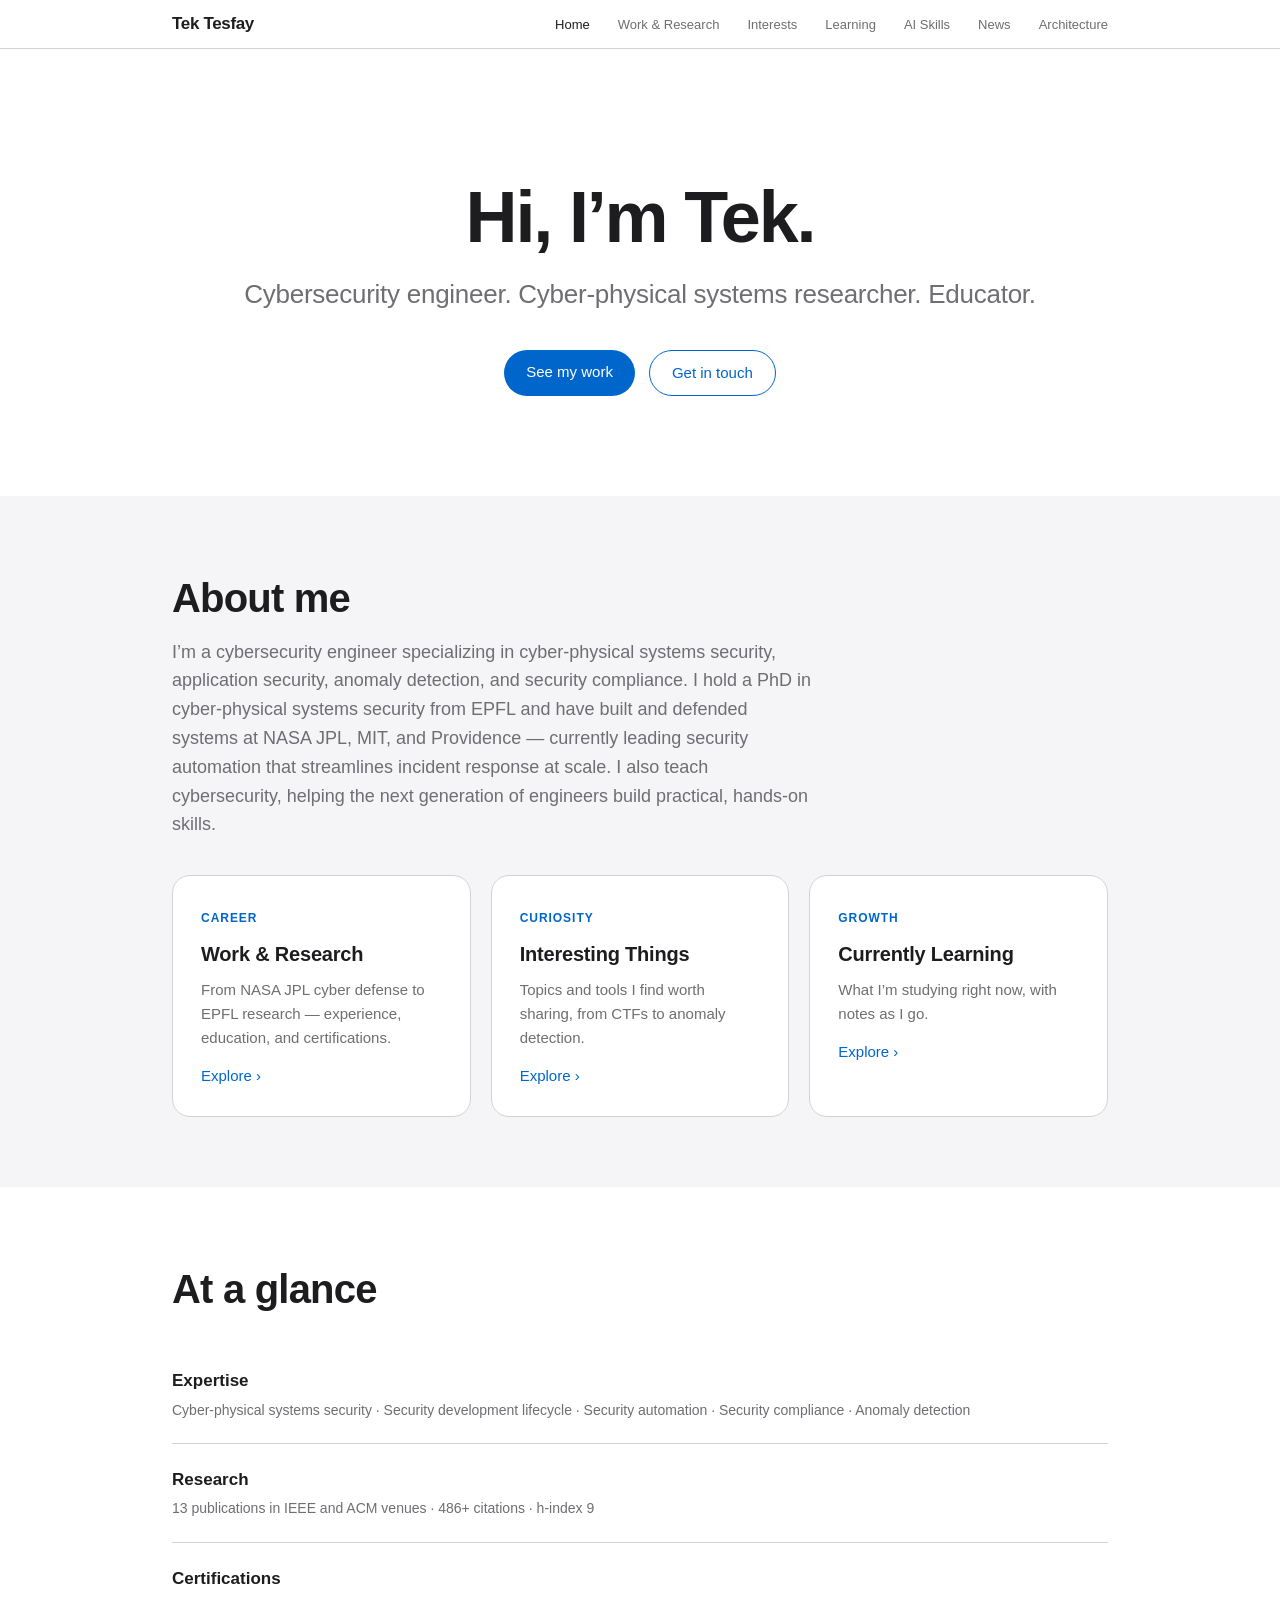
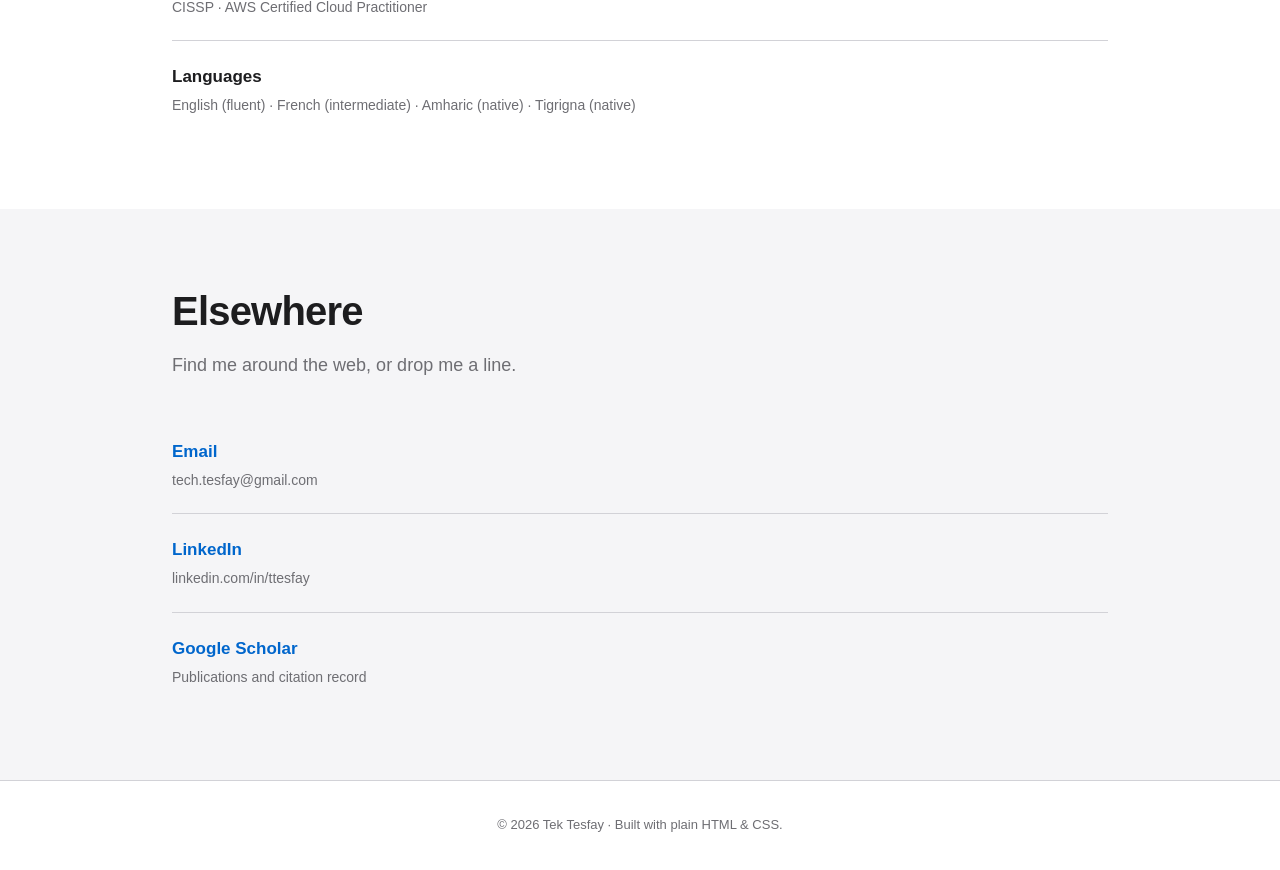
<file: index.html>
<!DOCTYPE html>
<html lang="en">
<head>
  <meta charset="UTF-8" />
  <meta name="viewport" content="width=device-width, initial-scale=1.0" />
  <title>Tek Tesfay — Cybersecurity Engineer</title>
  <meta name="description" content="Tek Tesfay — cybersecurity engineer specializing in cyber-physical systems security, security automation, and anomaly detection." />
  <link rel="stylesheet" href="css/style.css" />
  <link rel="icon" href="favicon.ico" sizes="any" />
  <link rel="icon" type="image/png" sizes="32x32" href="favicon-32x32.png" />
  <link rel="icon" type="image/png" sizes="16x16" href="favicon-16x16.png" />
  <link rel="apple-touch-icon" sizes="180x180" href="apple-touch-icon.png" />
</head>
<body>

  <nav>
    <div class="nav-inner">
      <a class="nav-name" href="index.html">Tek Tesfay</a>
      <ul class="nav-links">
        <li><a href="index.html" class="active">Home</a></li>
        <li><a href="academic.html">Work &amp; Research</a></li>
        <li><a href="interests.html">Interests</a></li>
        <li><a href="learning.html">Learning</a></li>
        <li><a href="ai-skills.html">AI Skills</a></li>
        <li><a href="news.html">News</a></li>
        <li><a href="architecture.html">Architecture</a></li>
      </ul>
    </div>
  </nav>

  <header class="hero">
    <h1>Hi, I’m Tek.</h1>
    <p class="tagline">Cybersecurity engineer. Cyber-physical systems researcher. Educator.</p>
    <div class="actions">
      <a class="btn btn-primary" href="academic.html">See my work</a>
      <a class="btn btn-secondary" href="mailto:tech.tesfay@gmail.com">Get in touch</a>
    </div>
  </header>

  <section class="band alt">
    <div class="section-inner">
      <h2>About me</h2>
      <p class="lede">
        I’m a cybersecurity engineer specializing in cyber-physical systems security,
        application security, anomaly detection, and security compliance. I hold a PhD
        in cyber-physical systems security from EPFL and have built and defended systems
        at NASA JPL, MIT, and Providence — currently leading security automation that
        streamlines incident response at scale. I also teach cybersecurity, helping the
        next generation of engineers build practical, hands-on skills.
      </p>

      <div class="card-grid">
        <div class="card">
          <span class="eyebrow">Career</span>
          <h3>Work &amp; Research</h3>
          <p>From NASA JPL cyber defense to EPFL research — experience, education, and certifications.</p>
          <a class="card-link" href="academic.html">Explore &rsaquo;</a>
        </div>
        <div class="card">
          <span class="eyebrow">Curiosity</span>
          <h3>Interesting Things</h3>
          <p>Topics and tools I find worth sharing, from CTFs to anomaly detection.</p>
          <a class="card-link" href="interests.html">Explore &rsaquo;</a>
        </div>
        <div class="card">
          <span class="eyebrow">Growth</span>
          <h3>Currently Learning</h3>
          <p>What I’m studying right now, with notes as I go.</p>
          <a class="card-link" href="learning.html">Explore &rsaquo;</a>
        </div>
      </div>
    </div>
  </section>

  <section class="band">
    <div class="section-inner">
      <h2>At a glance</h2>
      <ul class="item-list">
        <li>
          <div class="item-title">Expertise</div>
          <div class="item-meta">Cyber-physical systems security · Security development lifecycle · Security automation · Security compliance · Anomaly detection</div>
        </li>
        <li>
          <div class="item-title">Research</div>
          <div class="item-meta">13 publications in IEEE and ACM venues · 486+ citations · h-index 9</div>
        </li>
        <li>
          <div class="item-title">Certifications</div>
          <div class="item-meta">CISSP · AWS Certified Cloud Practitioner</div>
        </li>
        <li>
          <div class="item-title">Languages</div>
          <div class="item-meta">English (fluent) · French (intermediate) · Amharic (native) · Tigrigna (native)</div>
        </li>
      </ul>
    </div>
  </section>

  <section class="band alt">
    <div class="section-inner">
      <h2>Elsewhere</h2>
      <p class="lede">Find me around the web, or drop me a line.</p>
      <ul class="item-list">
        <li>
          <div class="item-title"><a class="text-link" href="mailto:tech.tesfay@gmail.com">Email</a></div>
          <div class="item-meta">tech.tesfay@gmail.com</div>
        </li>
        <li>
          <div class="item-title"><a class="text-link" href="https://www.linkedin.com/in/ttesfay" target="_blank" rel="noopener">LinkedIn</a></div>
          <div class="item-meta">linkedin.com/in/ttesfay</div>
        </li>
        <li>
          <div class="item-title"><a class="text-link" href="https://scholar.google.com/citations?user=1O4qzy0AAAAJ" target="_blank" rel="noopener">Google Scholar</a></div>
          <div class="item-meta">Publications and citation record</div>
        </li>
      </ul>
    </div>
  </section>

  <footer>
    <p>© 2026 Tek Tesfay · Built with plain HTML &amp; CSS.</p>
    <p id="visit-counter" hidden>Visits: <span id="visit-count"></span></p>
  </footer>

  <script>
    // Visitor counter from the AWS Cloud Resume Challenge
    // (API Gateway -> Lambda -> DynamoDB). Hidden unless the API responds.
    fetch("https://mly622flj9.execute-api.us-east-1.amazonaws.com/items")
      .then((r) => r.json())
      .then((d) => {
        document.getElementById("visit-count").textContent = d.counter;
        document.getElementById("visit-counter").hidden = false;
      })
      .catch(() => {});
  </script>

</body>
</html>
</file>
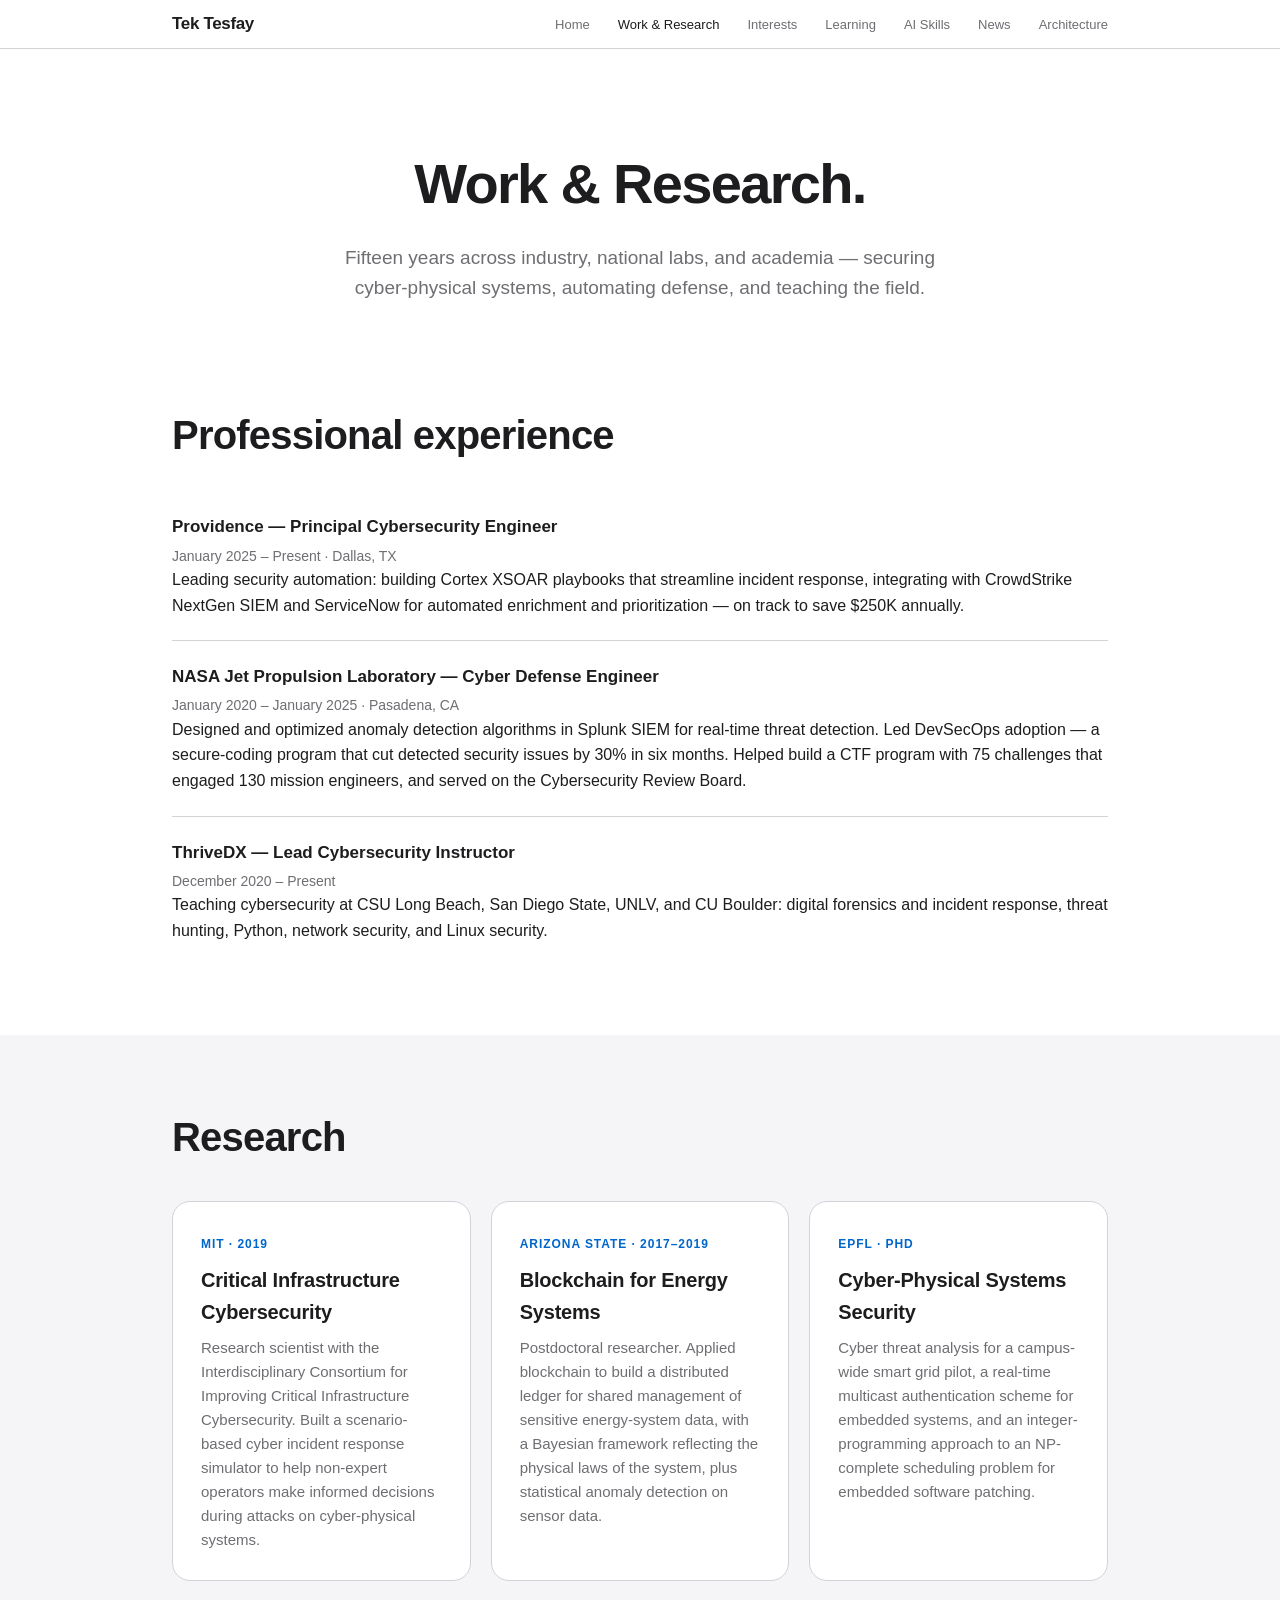
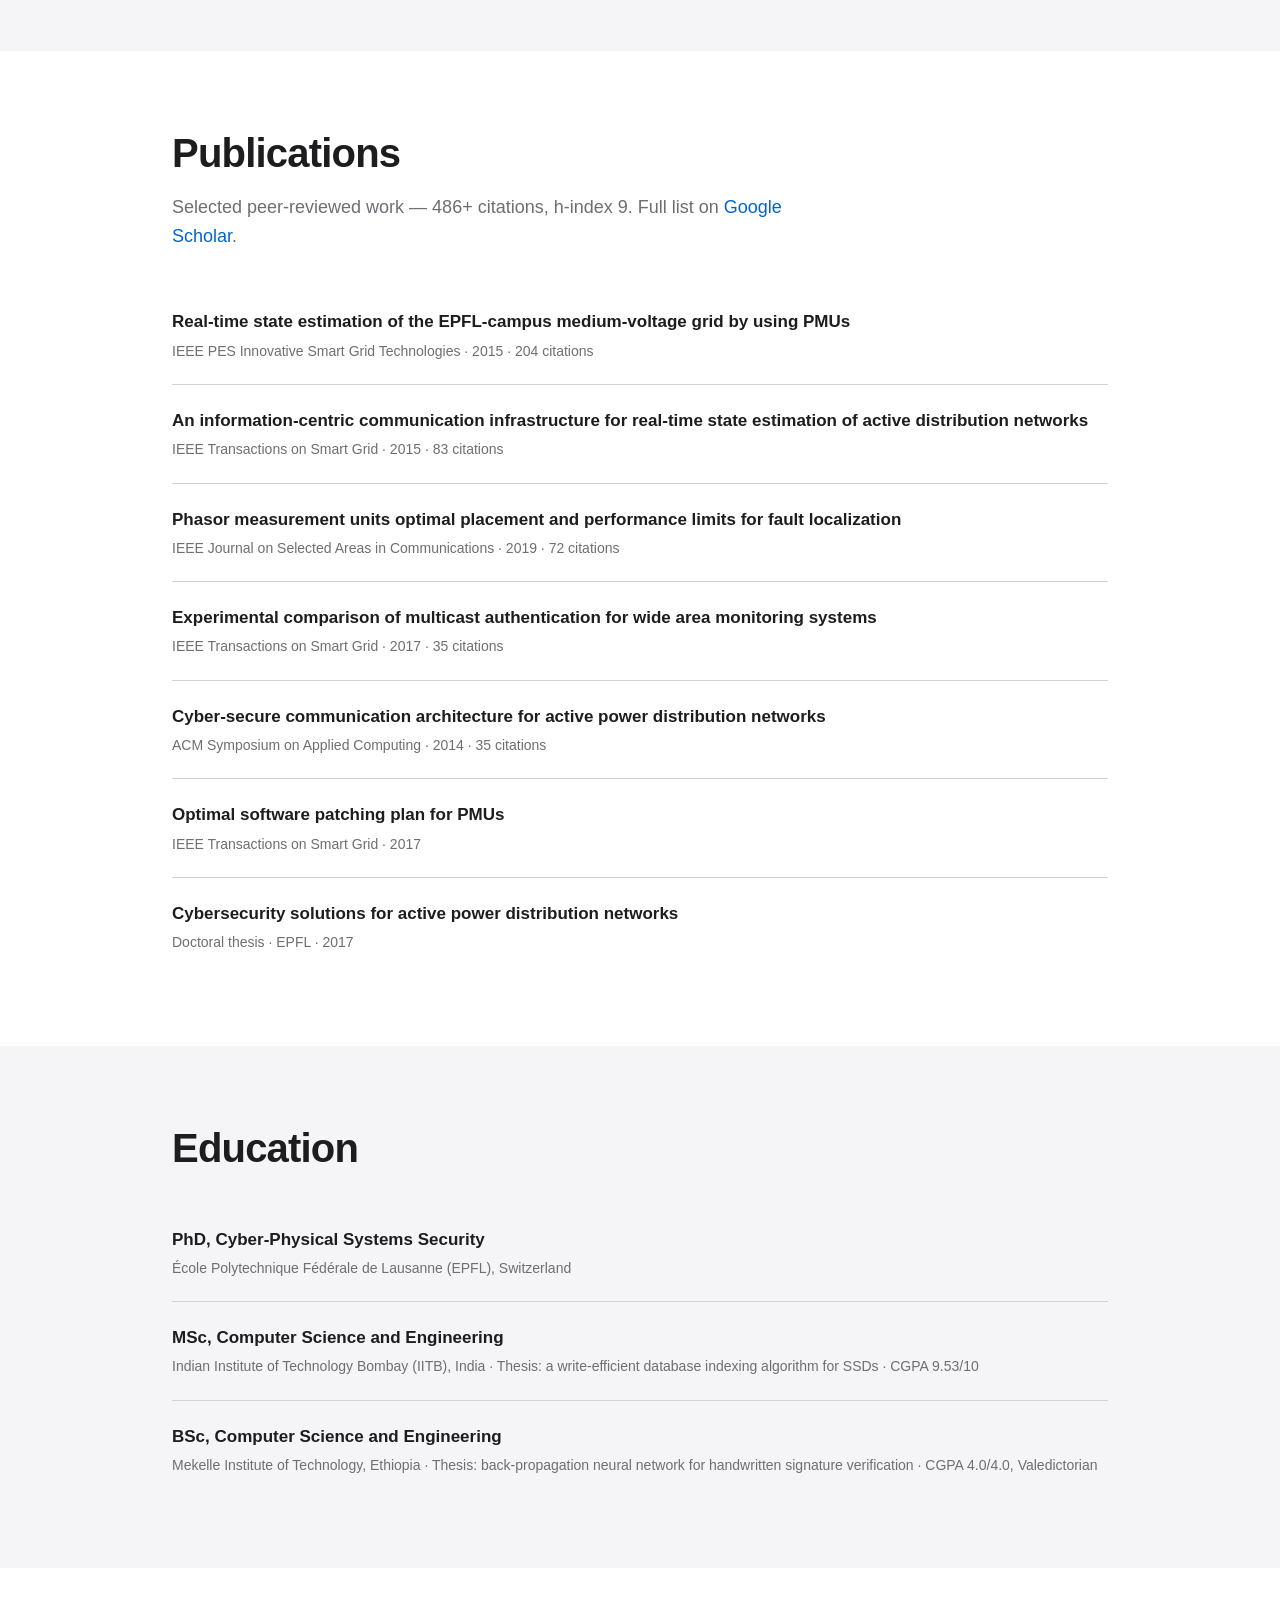
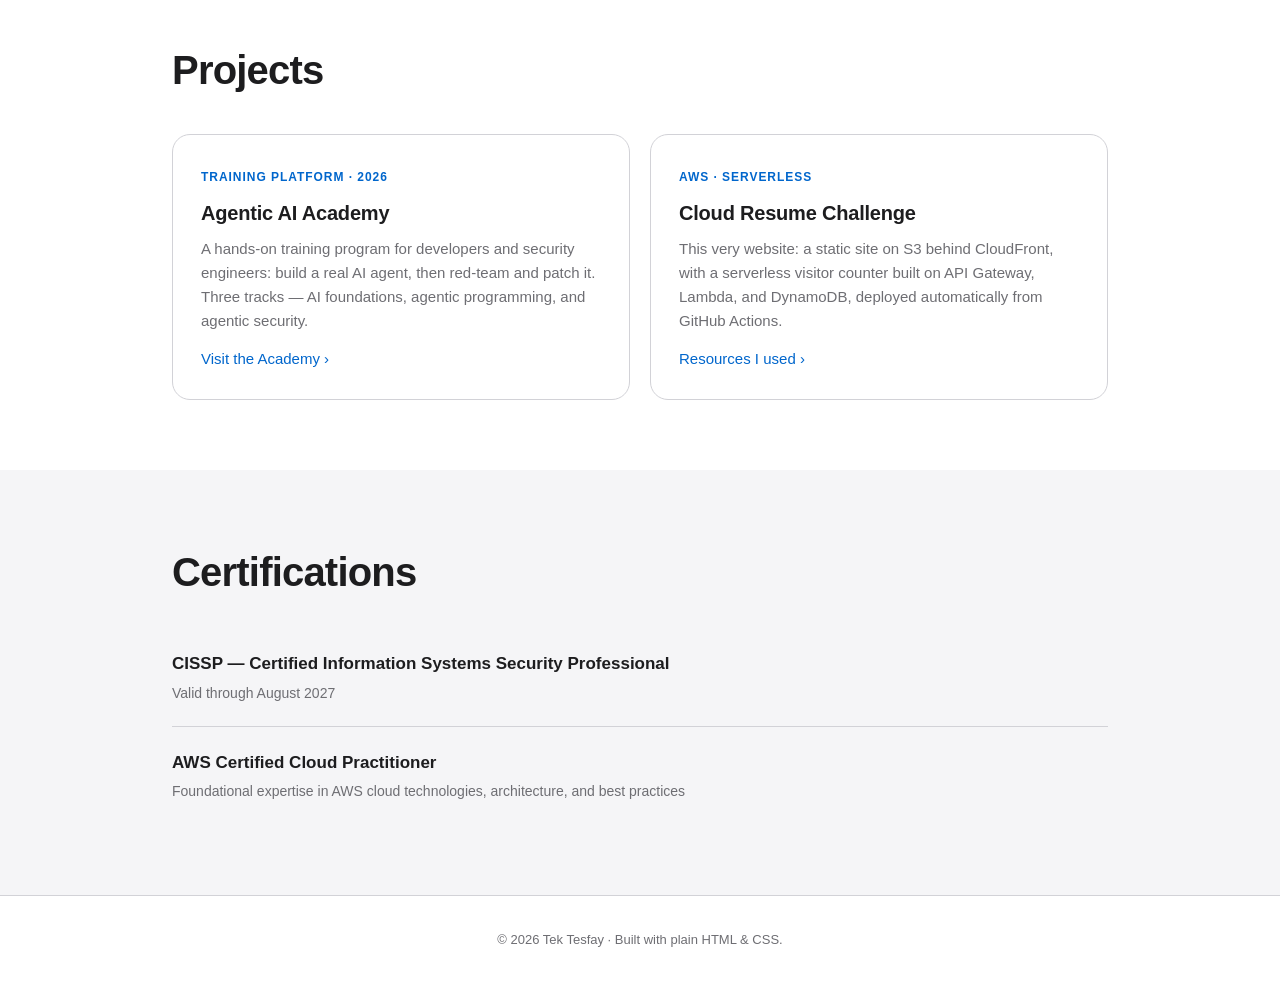
<file: academic.html>
<!DOCTYPE html>
<html lang="en">
<head>
  <meta charset="UTF-8" />
  <meta name="viewport" content="width=device-width, initial-scale=1.0" />
  <title>Work &amp; Research — Tek Tesfay</title>
  <link rel="stylesheet" href="css/style.css" />
  <link rel="icon" href="favicon.ico" sizes="any" />
  <link rel="icon" type="image/png" sizes="32x32" href="favicon-32x32.png" />
  <link rel="icon" type="image/png" sizes="16x16" href="favicon-16x16.png" />
  <link rel="apple-touch-icon" sizes="180x180" href="apple-touch-icon.png" />
</head>
<body>

  <nav>
    <div class="nav-inner">
      <a class="nav-name" href="index.html">Tek Tesfay</a>
      <ul class="nav-links">
        <li><a href="index.html">Home</a></li>
        <li><a href="academic.html" class="active">Work &amp; Research</a></li>
        <li><a href="interests.html">Interests</a></li>
        <li><a href="learning.html">Learning</a></li>
        <li><a href="ai-skills.html">AI Skills</a></li>
        <li><a href="news.html">News</a></li>
        <li><a href="architecture.html">Architecture</a></li>
      </ul>
    </div>
  </nav>

  <header class="page-header">
    <h1>Work &amp; Research.</h1>
    <p>Fifteen years across industry, national labs, and academia — securing cyber-physical systems, automating defense, and teaching the field.</p>
  </header>

  <section class="band">
    <div class="section-inner">
      <h2>Professional experience</h2>
      <ul class="item-list">
        <li>
          <div class="item-title">Providence — Principal Cybersecurity Engineer</div>
          <div class="item-meta">January 2025 – Present · Dallas, TX</div>
          <p>Leading security automation: building Cortex XSOAR playbooks that streamline
          incident response, integrating with CrowdStrike NextGen SIEM and ServiceNow for
          automated enrichment and prioritization — on track to save $250K annually.</p>
        </li>
        <li>
          <div class="item-title">NASA Jet Propulsion Laboratory — Cyber Defense Engineer</div>
          <div class="item-meta">January 2020 – January 2025 · Pasadena, CA</div>
          <p>Designed and optimized anomaly detection algorithms in Splunk SIEM for
          real-time threat detection. Led DevSecOps adoption — a secure-coding program
          that cut detected security issues by 30% in six months. Helped build a CTF
          program with 75 challenges that engaged 130 mission engineers, and served on
          the Cybersecurity Review Board.</p>
        </li>
        <li>
          <div class="item-title">ThriveDX — Lead Cybersecurity Instructor</div>
          <div class="item-meta">December 2020 – Present</div>
          <p>Teaching cybersecurity at CSU Long Beach, San Diego State, UNLV, and CU Boulder:
          digital forensics and incident response, threat hunting, Python, network security,
          and Linux security.</p>
        </li>
      </ul>
    </div>
  </section>

  <section class="band alt">
    <div class="section-inner">
      <h2>Research</h2>
      <div class="card-grid">
        <div class="card">
          <span class="eyebrow">MIT · 2019</span>
          <h3>Critical Infrastructure Cybersecurity</h3>
          <p>Research scientist with the Interdisciplinary Consortium for Improving Critical
          Infrastructure Cybersecurity. Built a scenario-based cyber incident response
          simulator to help non-expert operators make informed decisions during attacks
          on cyber-physical systems.</p>
        </div>
        <div class="card">
          <span class="eyebrow">Arizona State · 2017–2019</span>
          <h3>Blockchain for Energy Systems</h3>
          <p>Postdoctoral researcher. Applied blockchain to build a distributed ledger for
          shared management of sensitive energy-system data, with a Bayesian framework
          reflecting the physical laws of the system, plus statistical anomaly detection
          on sensor data.</p>
        </div>
        <div class="card">
          <span class="eyebrow">EPFL · PhD</span>
          <h3>Cyber-Physical Systems Security</h3>
          <p>Cyber threat analysis for a campus-wide smart grid pilot, a real-time multicast
          authentication scheme for embedded systems, and an integer-programming approach
          to an NP-complete scheduling problem for embedded software patching.</p>
        </div>
      </div>
    </div>
  </section>

  <section class="band">
    <div class="section-inner">
      <h2>Publications</h2>
      <p class="lede">Selected peer-reviewed work — 486+ citations, h-index 9.
      Full list on <a class="text-link" target="_blank" rel="noopener" href="https://scholar.google.com/citations?user=1O4qzy0AAAAJ">Google Scholar</a>.</p>
      <ul class="item-list">
        <li>
          <div class="item-title">Real-time state estimation of the EPFL-campus medium-voltage grid by using PMUs</div>
          <div class="item-meta">IEEE PES Innovative Smart Grid Technologies · 2015 · 204 citations</div>
        </li>
        <li>
          <div class="item-title">An information-centric communication infrastructure for real-time state estimation of active distribution networks</div>
          <div class="item-meta">IEEE Transactions on Smart Grid · 2015 · 83 citations</div>
        </li>
        <li>
          <div class="item-title">Phasor measurement units optimal placement and performance limits for fault localization</div>
          <div class="item-meta">IEEE Journal on Selected Areas in Communications · 2019 · 72 citations</div>
        </li>
        <li>
          <div class="item-title">Experimental comparison of multicast authentication for wide area monitoring systems</div>
          <div class="item-meta">IEEE Transactions on Smart Grid · 2017 · 35 citations</div>
        </li>
        <li>
          <div class="item-title">Cyber-secure communication architecture for active power distribution networks</div>
          <div class="item-meta">ACM Symposium on Applied Computing · 2014 · 35 citations</div>
        </li>
        <li>
          <div class="item-title">Optimal software patching plan for PMUs</div>
          <div class="item-meta">IEEE Transactions on Smart Grid · 2017</div>
        </li>
        <li>
          <div class="item-title">Cybersecurity solutions for active power distribution networks</div>
          <div class="item-meta">Doctoral thesis · EPFL · 2017</div>
        </li>
      </ul>
    </div>
  </section>

  <section class="band alt">
    <div class="section-inner">
      <h2>Education</h2>
      <ul class="item-list">
        <li>
          <div class="item-title">PhD, Cyber-Physical Systems Security</div>
          <div class="item-meta">École Polytechnique Fédérale de Lausanne (EPFL), Switzerland</div>
        </li>
        <li>
          <div class="item-title">MSc, Computer Science and Engineering</div>
          <div class="item-meta">Indian Institute of Technology Bombay (IITB), India · Thesis: a write-efficient database indexing algorithm for SSDs · CGPA 9.53/10</div>
        </li>
        <li>
          <div class="item-title">BSc, Computer Science and Engineering</div>
          <div class="item-meta">Mekelle Institute of Technology, Ethiopia · Thesis: back-propagation neural network for handwritten signature verification · CGPA 4.0/4.0, Valedictorian</div>
        </li>
      </ul>
    </div>
  </section>

  <section class="band">
    <div class="section-inner">
      <h2>Projects</h2>
      <div class="card-grid">
        <div class="card">
          <span class="eyebrow">Training platform · 2026</span>
          <h3>Agentic AI Academy</h3>
          <p>A hands-on training program for developers and security engineers:
          build a real AI agent, then red-team and patch it. Three tracks —
          AI foundations, agentic programming, and agentic security.</p>
          <a class="card-link" href="https://techtesfay.github.io/agentic-ai-academy/" target="_blank" rel="noopener">Visit the Academy &rsaquo;</a>
        </div>
        <div class="card">
          <span class="eyebrow">AWS · Serverless</span>
          <h3>Cloud Resume Challenge</h3>
          <p>This very website: a static site on S3 behind CloudFront, with a serverless
          visitor counter built on API Gateway, Lambda, and DynamoDB, deployed
          automatically from GitHub Actions.</p>
          <a class="card-link" href="interests.html#cloud-resume-resources">Resources I used &rsaquo;</a>
        </div>
      </div>
    </div>
  </section>

  <section class="band alt">
    <div class="section-inner">
      <h2>Certifications</h2>
      <ul class="item-list">
        <li>
          <div class="item-title">CISSP — Certified Information Systems Security Professional</div>
          <div class="item-meta">Valid through August 2027</div>
        </li>
        <li>
          <div class="item-title">AWS Certified Cloud Practitioner</div>
          <div class="item-meta">Foundational expertise in AWS cloud technologies, architecture, and best practices</div>
        </li>
      </ul>
    </div>
  </section>

  <footer>
    <p>© 2026 Tek Tesfay · Built with plain HTML &amp; CSS.</p>
  </footer>

</body>
</html>
</file>
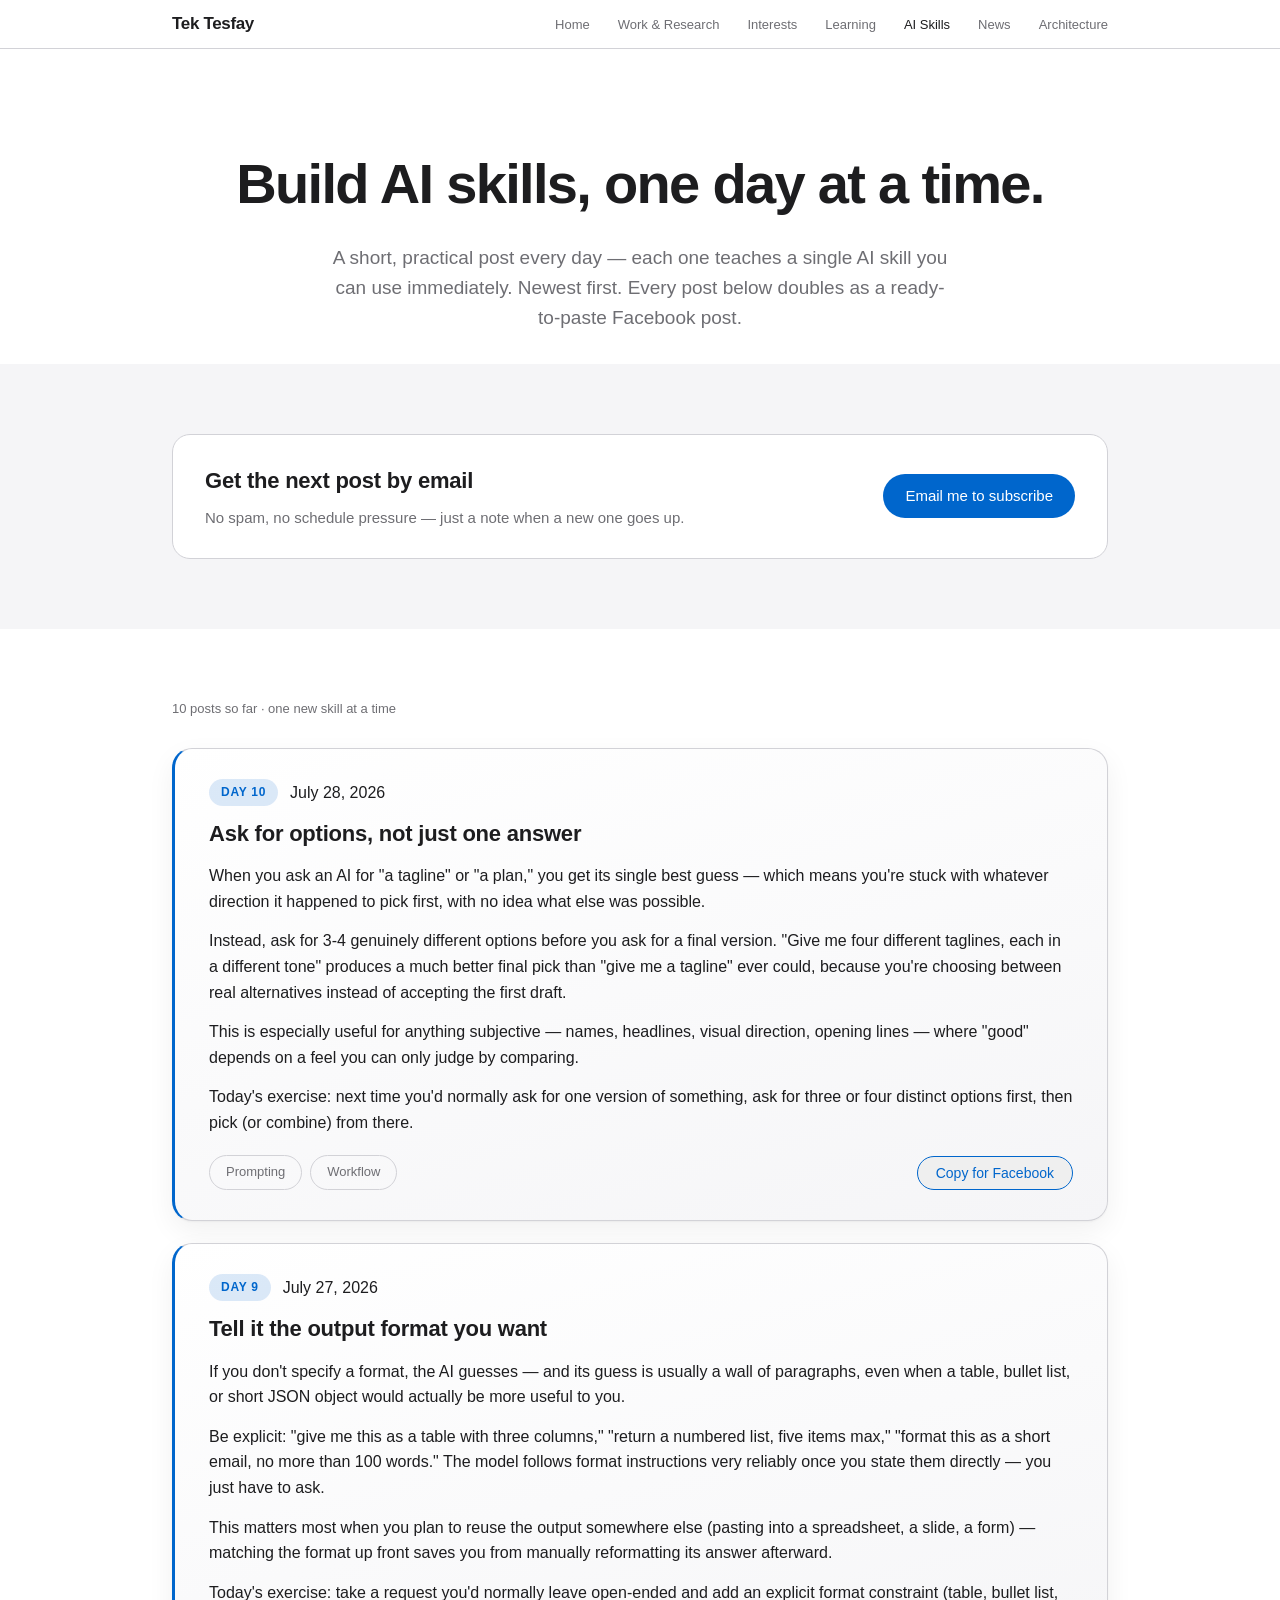
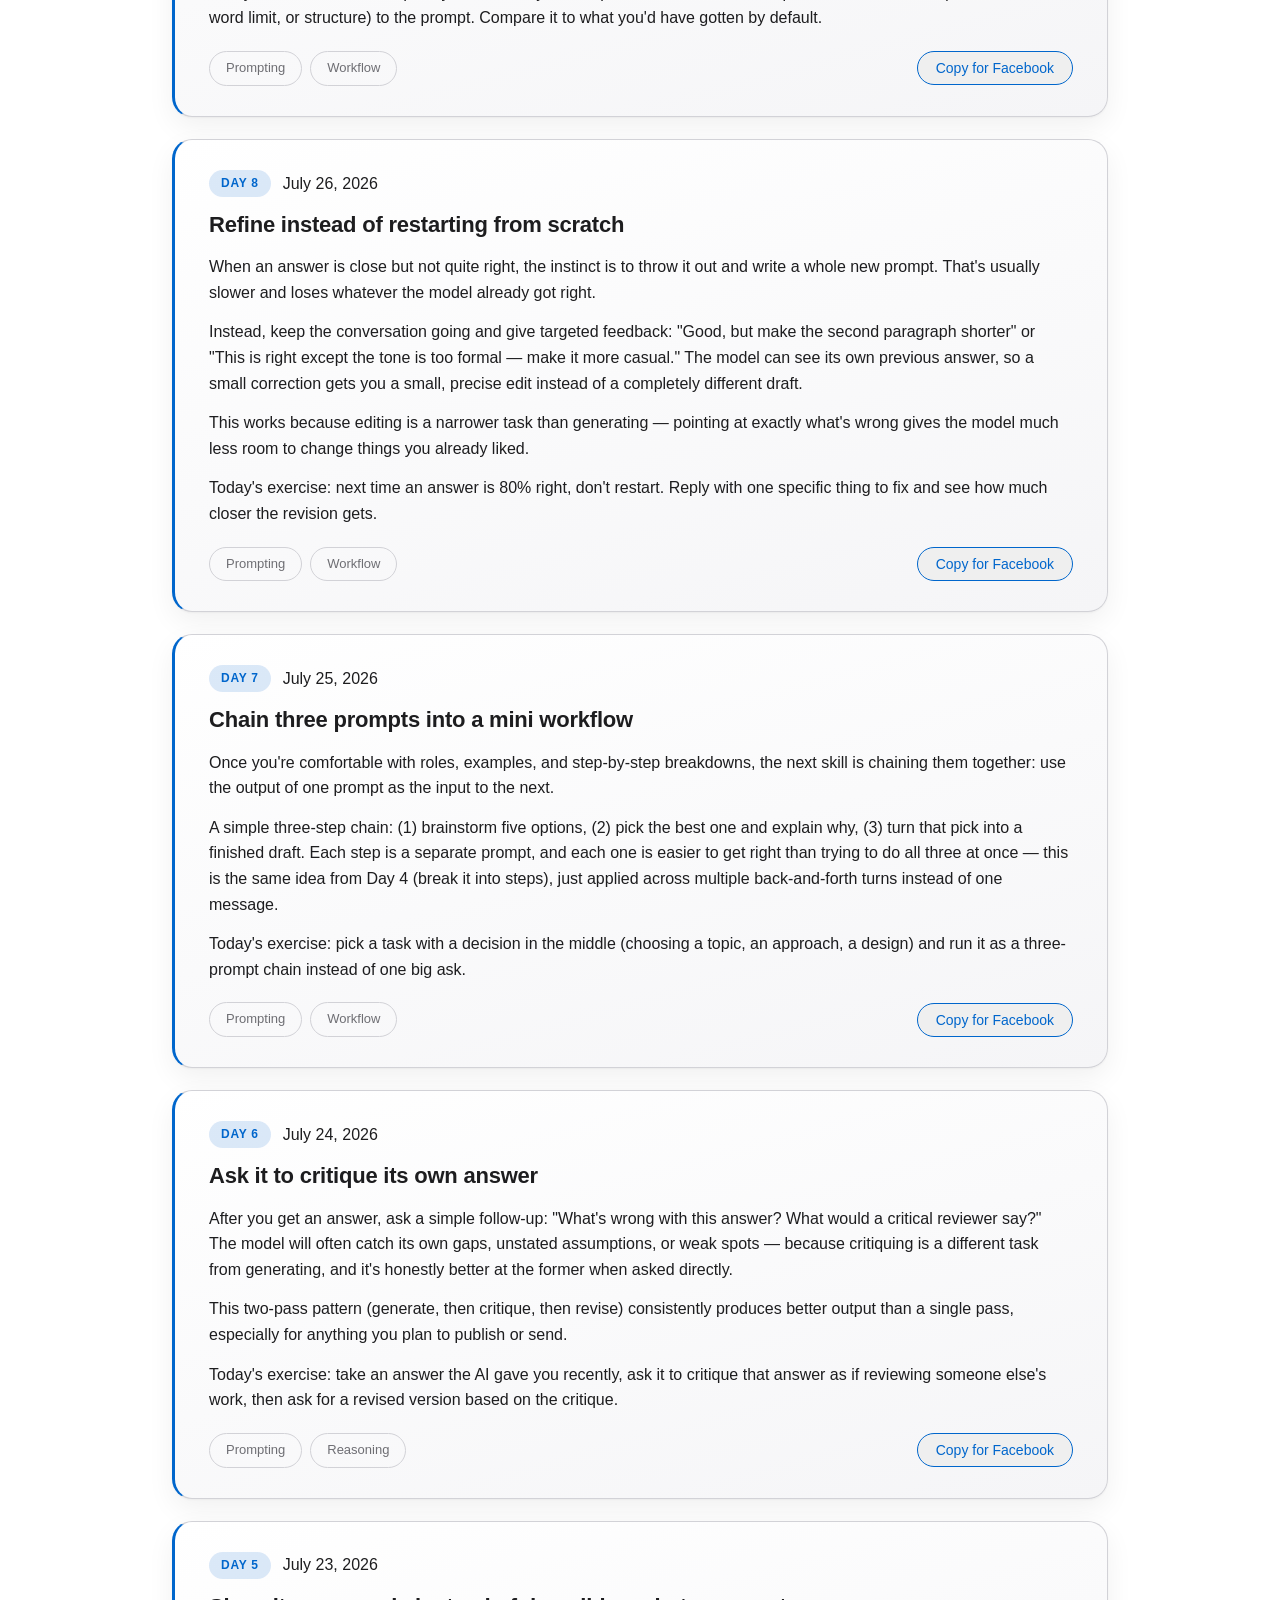
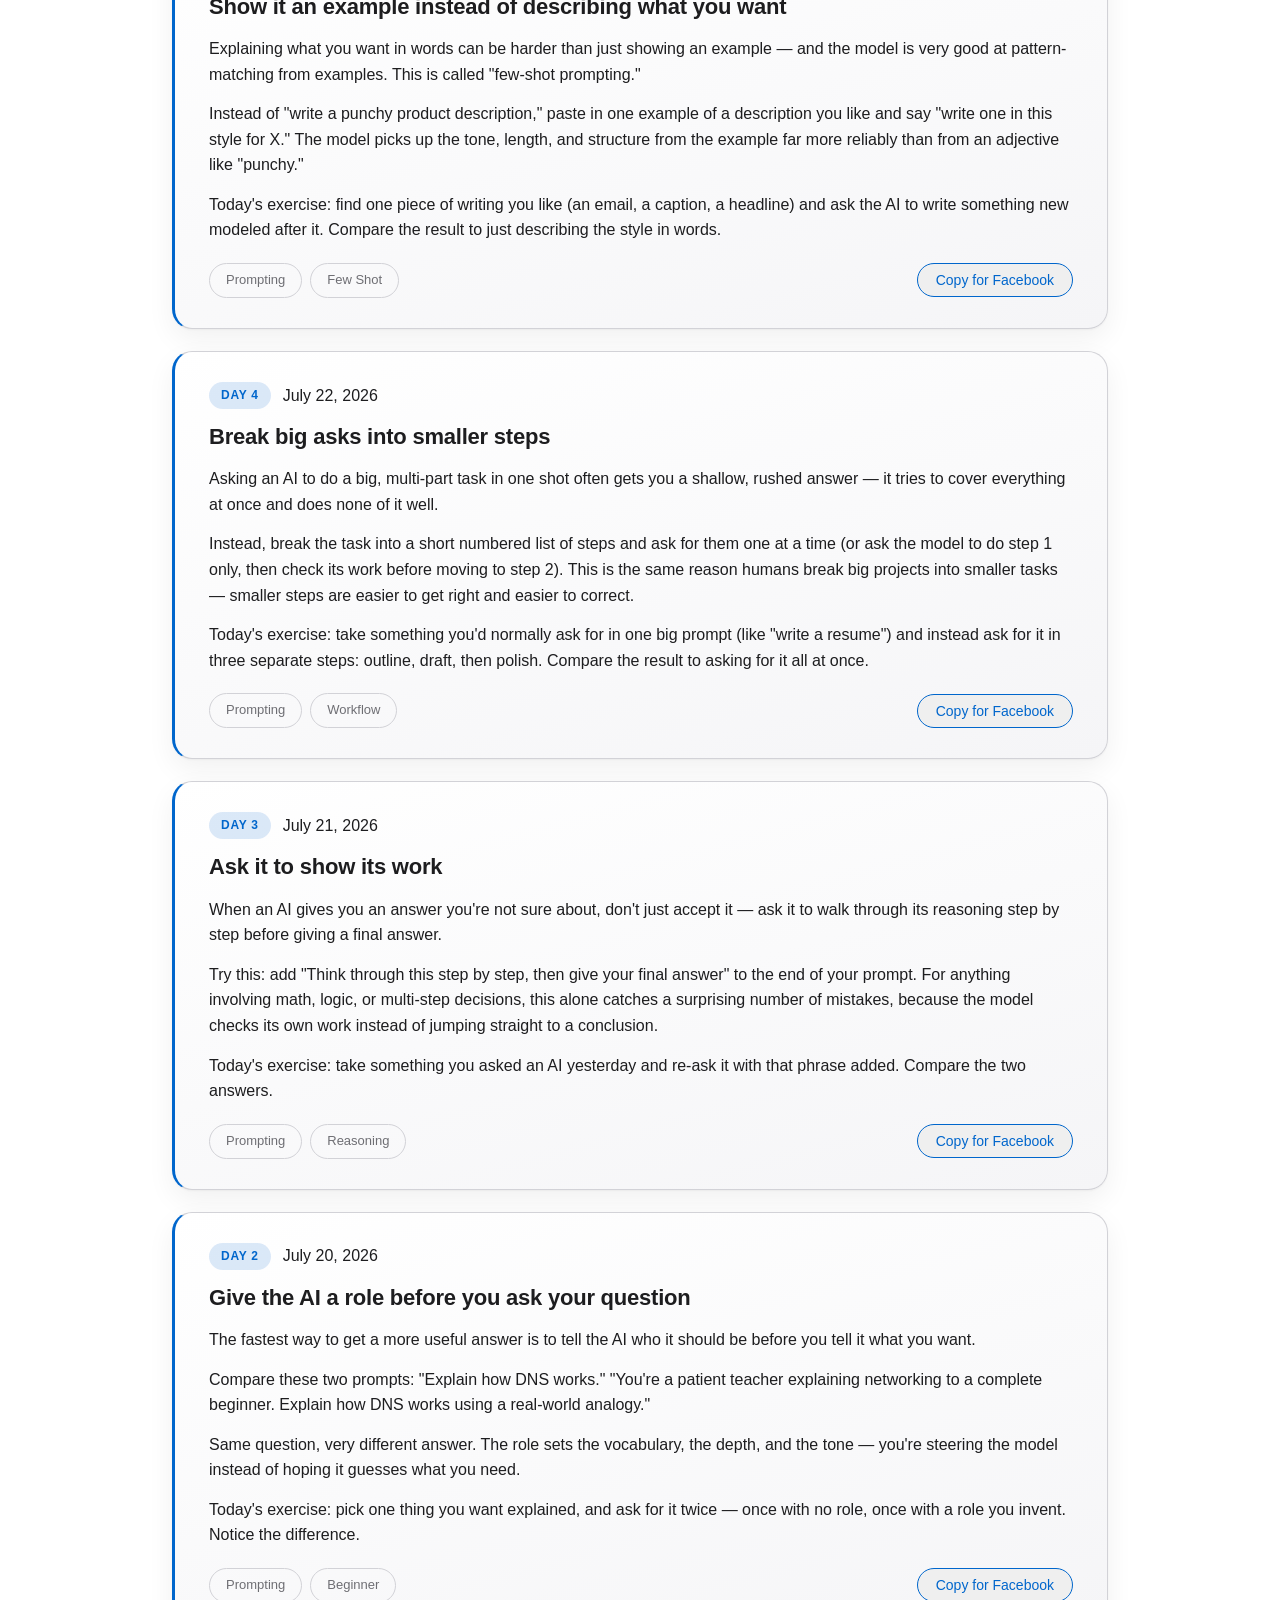
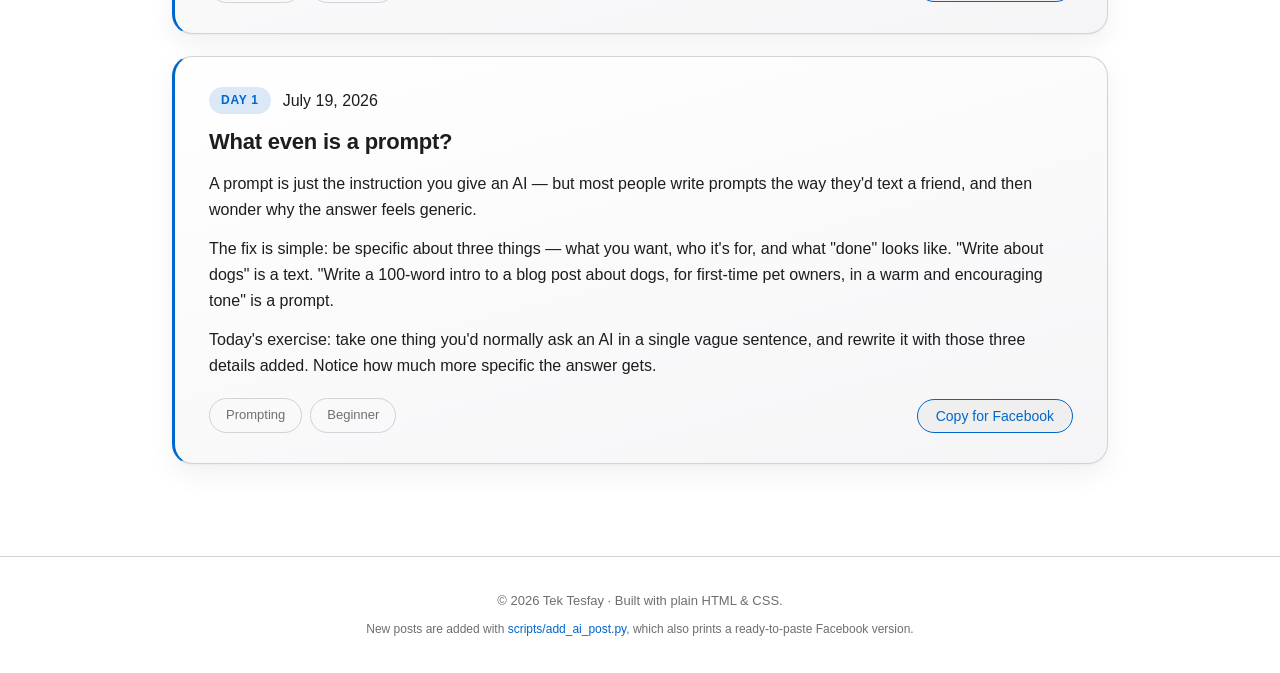
<file: ai-skills.html>
<!DOCTYPE html>
<html lang="en">
<head>
  <meta charset="UTF-8" />
  <meta name="viewport" content="width=device-width, initial-scale=1.0" />
  <title>AI Skills — Tek Tesfay</title>
  <meta name="description" content="Daily, bite-sized posts that help you build practical AI skills one step at a time." />
  <link rel="stylesheet" href="css/style.css" />
  <link rel="icon" href="favicon.ico" sizes="any" />
  <link rel="icon" type="image/png" sizes="32x32" href="favicon-32x32.png" />
  <link rel="icon" type="image/png" sizes="16x16" href="favicon-16x16.png" />
  <link rel="apple-touch-icon" sizes="180x180" href="apple-touch-icon.png" />
</head>
<body>

  <nav>
    <div class="nav-inner">
      <a class="nav-name" href="index.html">Tek Tesfay</a>
      <ul class="nav-links">
        <li><a href="index.html">Home</a></li>
        <li><a href="academic.html">Work &amp; Research</a></li>
        <li><a href="interests.html">Interests</a></li>
        <li><a href="learning.html">Learning</a></li>
        <li><a href="ai-skills.html" class="active">AI Skills</a></li>
        <li><a href="news.html">News</a></li>
        <li><a href="architecture.html">Architecture</a></li>
      </ul>
    </div>
  </nav>

  <header class="page-header">
    <h1>Build AI skills, one day at a time.</h1>
    <p>A short, practical post every day — each one teaches a single AI skill you can use immediately. Newest first. Every post below doubles as a ready-to-paste Facebook post.</p>
  </header>

  <section class="band alt">
    <div class="section-inner">
      <div class="subscribe-box">
        <div>
          <h2>Get the next post by email</h2>
          <p>No spam, no schedule pressure — just a note when a new one goes up.</p>
        </div>
        <a class="btn btn-primary" href="mailto:tech.tesfay@gmail.com?subject=Subscribe%20me%20to%20AI%20Skills&body=Please%20add%20me%20to%20the%20AI%20Skills%20list.">
          Email me to subscribe
        </a>
      </div>
    </div>
  </section>

  <section class="band">
    <div class="section-inner">
      <p class="news-meta" id="feed-meta">Loading…</p>
      <p class="news-loading" id="feed-loading">Loading posts…</p>
      <div id="feed-list" hidden></div>
    </div>
  </section>

  <footer>
    <p>© 2026 Tek Tesfay · Built with plain HTML &amp; CSS.</p>
    <p style="margin-top: 8px; font-size: 12px;">
      New posts are added with
      <a class="text-link" href="https://github.com/techtesfay/techtesfay.github.io/blob/main/scripts/add_ai_post.py" target="_blank" rel="noopener">scripts/add_ai_post.py</a>,
      which also prints a ready-to-paste Facebook version.
    </p>
  </footer>

  <script>
    function formatDate(iso) {
      const d = new Date(iso + "T00:00:00Z");
      return d.toLocaleDateString(undefined, { month: "long", day: "numeric", year: "numeric", timeZone: "UTC" });
    }

    function tagLabel(tag) {
      return tag.replace(/(^|-)(\w)/g, (_, sep, c) => (sep ? " " : "") + c.toUpperCase());
    }

    function facebookText(post) {
      const tags = (post.tags || []).map((t) => "#" + t.replace(/[^a-z0-9]/gi, "")).join(" ");
      return [
        `Day ${post.day}: ${post.title}`,
        "",
        post.body,
        "",
        tags,
        "",
        "Follow the daily series: https://lelunar.me/ai-skills.html",
      ].filter((line) => line !== "").join("\n");
    }

    async function copyToClipboard(text) {
      if (navigator.clipboard && window.isSecureContext) {
        await navigator.clipboard.writeText(text);
        return;
      }
      const textarea = document.createElement("textarea");
      textarea.value = text;
      textarea.style.position = "fixed";
      textarea.style.opacity = "0";
      document.body.appendChild(textarea);
      textarea.focus();
      textarea.select();
      document.execCommand("copy");
      document.body.removeChild(textarea);
    }

    fetch("ai-skills.json", { cache: "no-store" })
      .then((r) => {
        if (!r.ok) throw new Error("ai-skills.json not found");
        return r.json();
      })
      .then((data) => {
        const list = document.getElementById("feed-list");
        const loading = document.getElementById("feed-loading");
        const meta = document.getElementById("feed-meta");

        if (!data.items || data.items.length === 0) {
          loading.textContent = "No posts yet — the first one is coming soon.";
          return;
        }

        meta.textContent = `${data.items.length} post${data.items.length === 1 ? "" : "s"} so far · one new skill at a time`;

        data.items.forEach((post) => {
          const card = document.createElement("article");
          card.className = "post-card";

          const meta2 = document.createElement("div");
          meta2.className = "post-meta";
          meta2.innerHTML = `<span class="day-badge">Day ${post.day}</span><span class="item-meta">${formatDate(post.date)}</span>`;

          const title = document.createElement("h3");
          title.className = "post-title";
          title.textContent = post.title;

          const body = document.createElement("div");
          body.className = "post-body";
          (post.body || "").split("\n\n").forEach((para) => {
            const p = document.createElement("p");
            p.textContent = para;
            body.appendChild(p);
          });

          const footer = document.createElement("div");
          footer.className = "post-footer";

          if (post.tags && post.tags.length) {
            const tagWrap = document.createElement("div");
            tagWrap.className = "post-tags";
            post.tags.forEach((t) => {
              const pill = document.createElement("span");
              pill.className = "filter-pill";
              pill.textContent = tagLabel(t);
              tagWrap.appendChild(pill);
            });
            footer.appendChild(tagWrap);
          }

          const copyBtn = document.createElement("button");
          copyBtn.className = "btn btn-secondary copy-btn";
          copyBtn.type = "button";
          copyBtn.textContent = "Copy for Facebook";
          copyBtn.addEventListener("click", () => {
            copyToClipboard(facebookText(post))
              .then(() => {
                const original = copyBtn.textContent;
                copyBtn.textContent = "Copied!";
                copyBtn.disabled = true;
                setTimeout(() => {
                  copyBtn.textContent = original;
                  copyBtn.disabled = false;
                }, 2000);
              })
              .catch(() => {
                copyBtn.textContent = "Couldn't copy — select text manually";
              });
          });
          footer.appendChild(copyBtn);

          card.appendChild(meta2);
          card.appendChild(title);
          card.appendChild(body);
          card.appendChild(footer);
          list.appendChild(card);
        });

        loading.hidden = true;
        list.hidden = false;
      })
      .catch((err) => {
        document.getElementById("feed-loading").textContent =
          "Couldn't load posts right now. Try refreshing in a bit.";
        console.error(err);
      });
  </script>

</body>
</html>
</file>
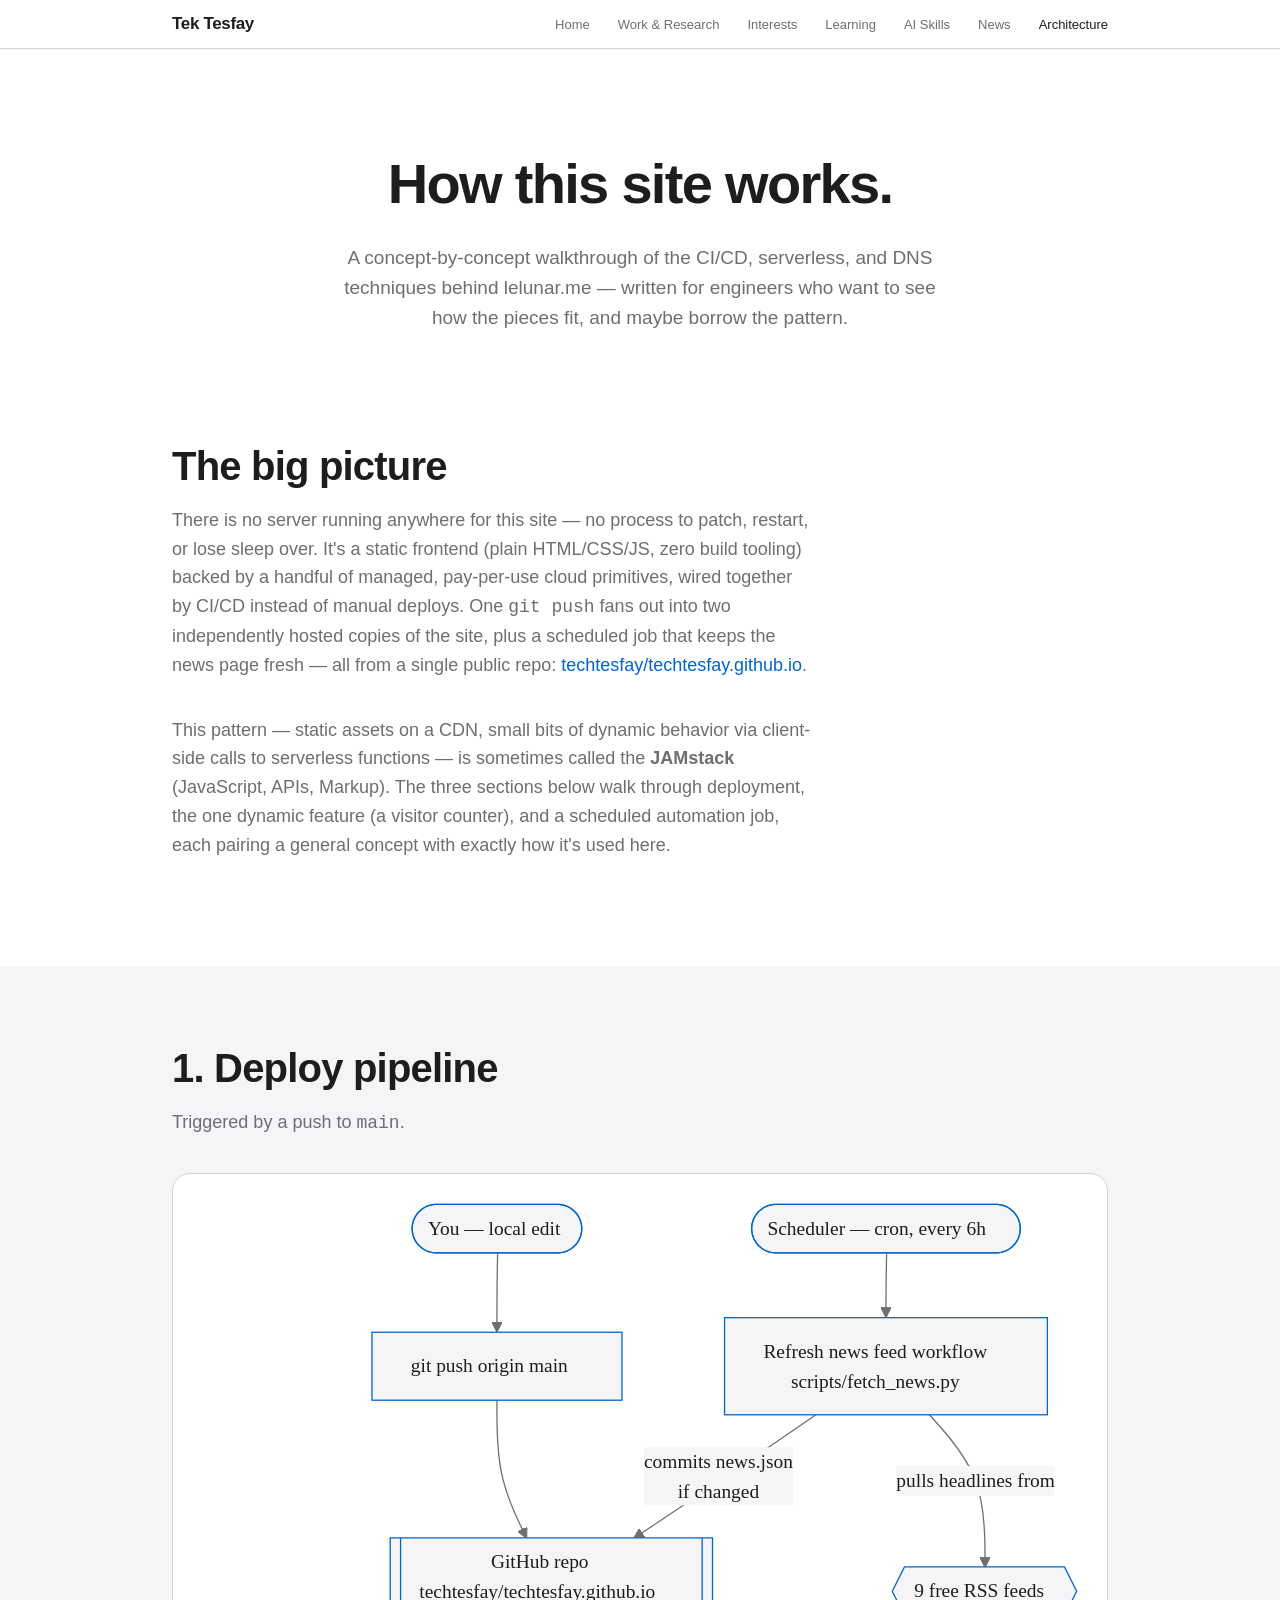
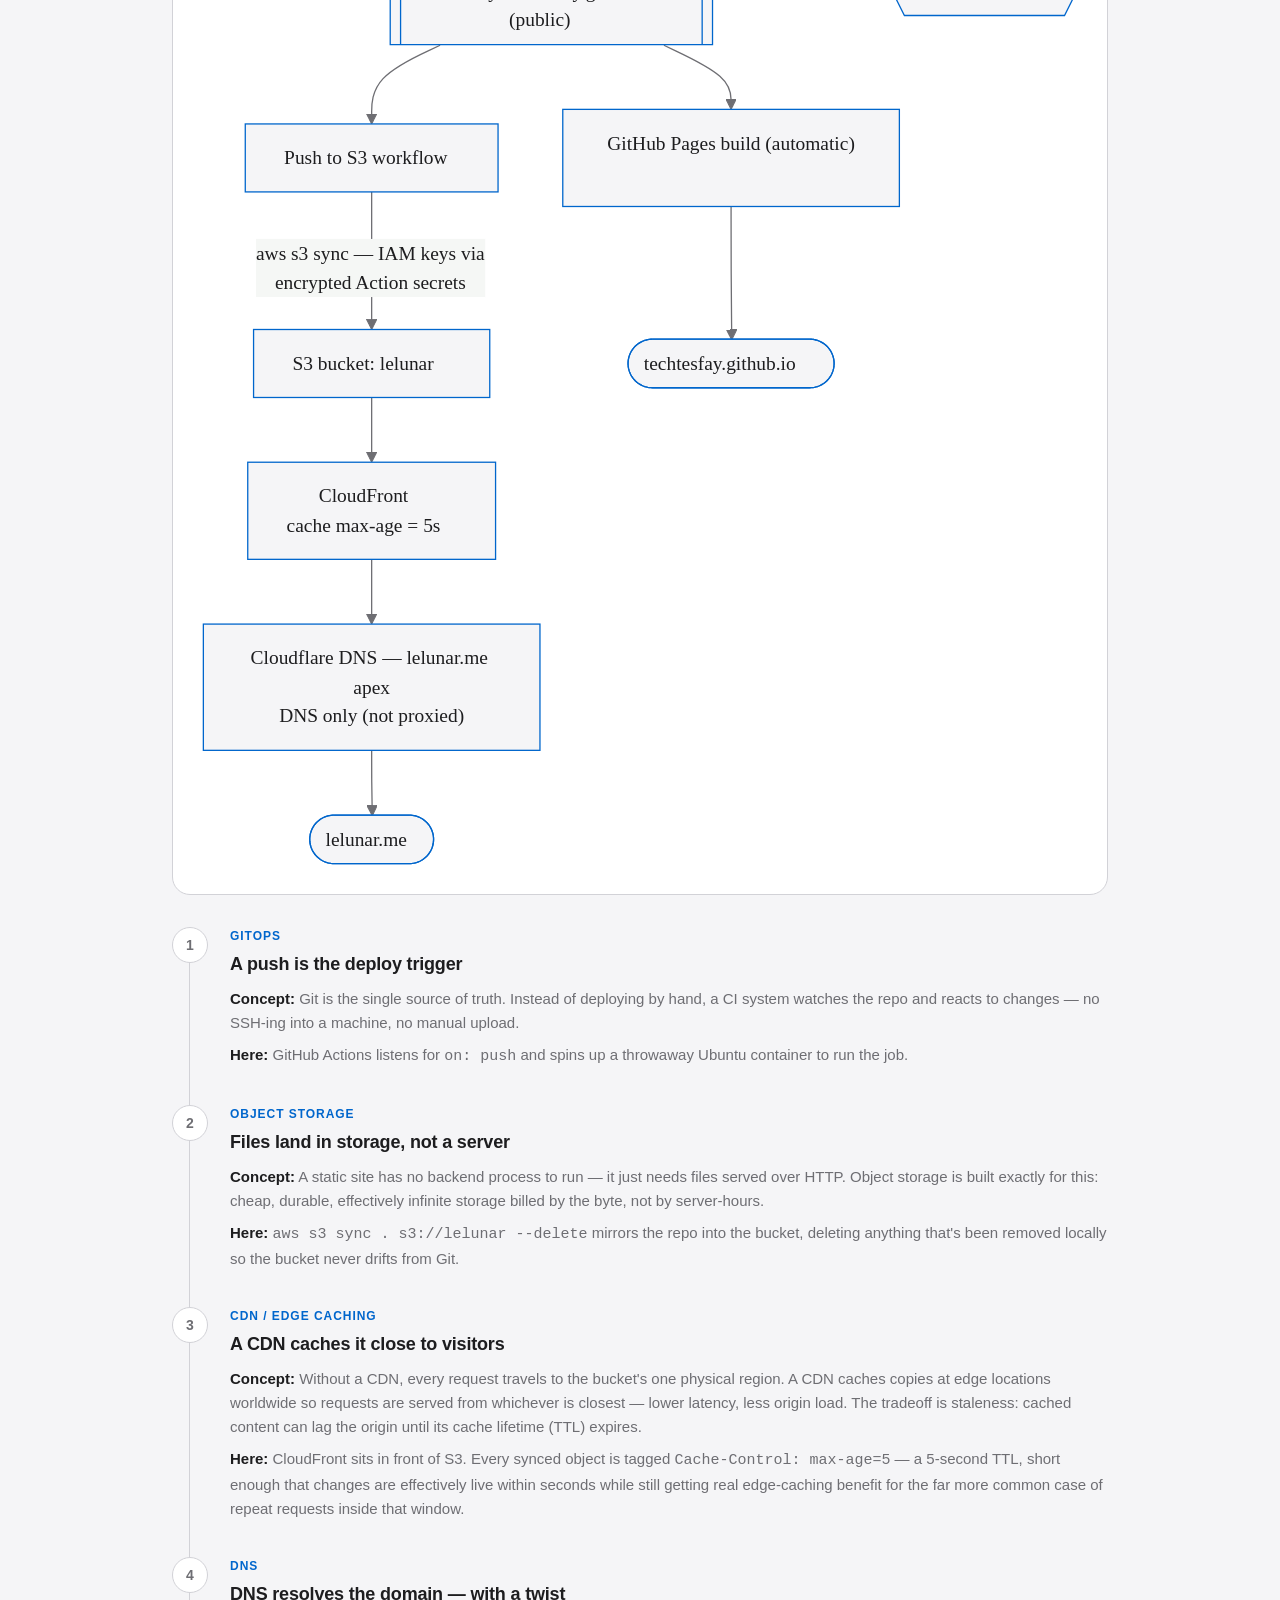
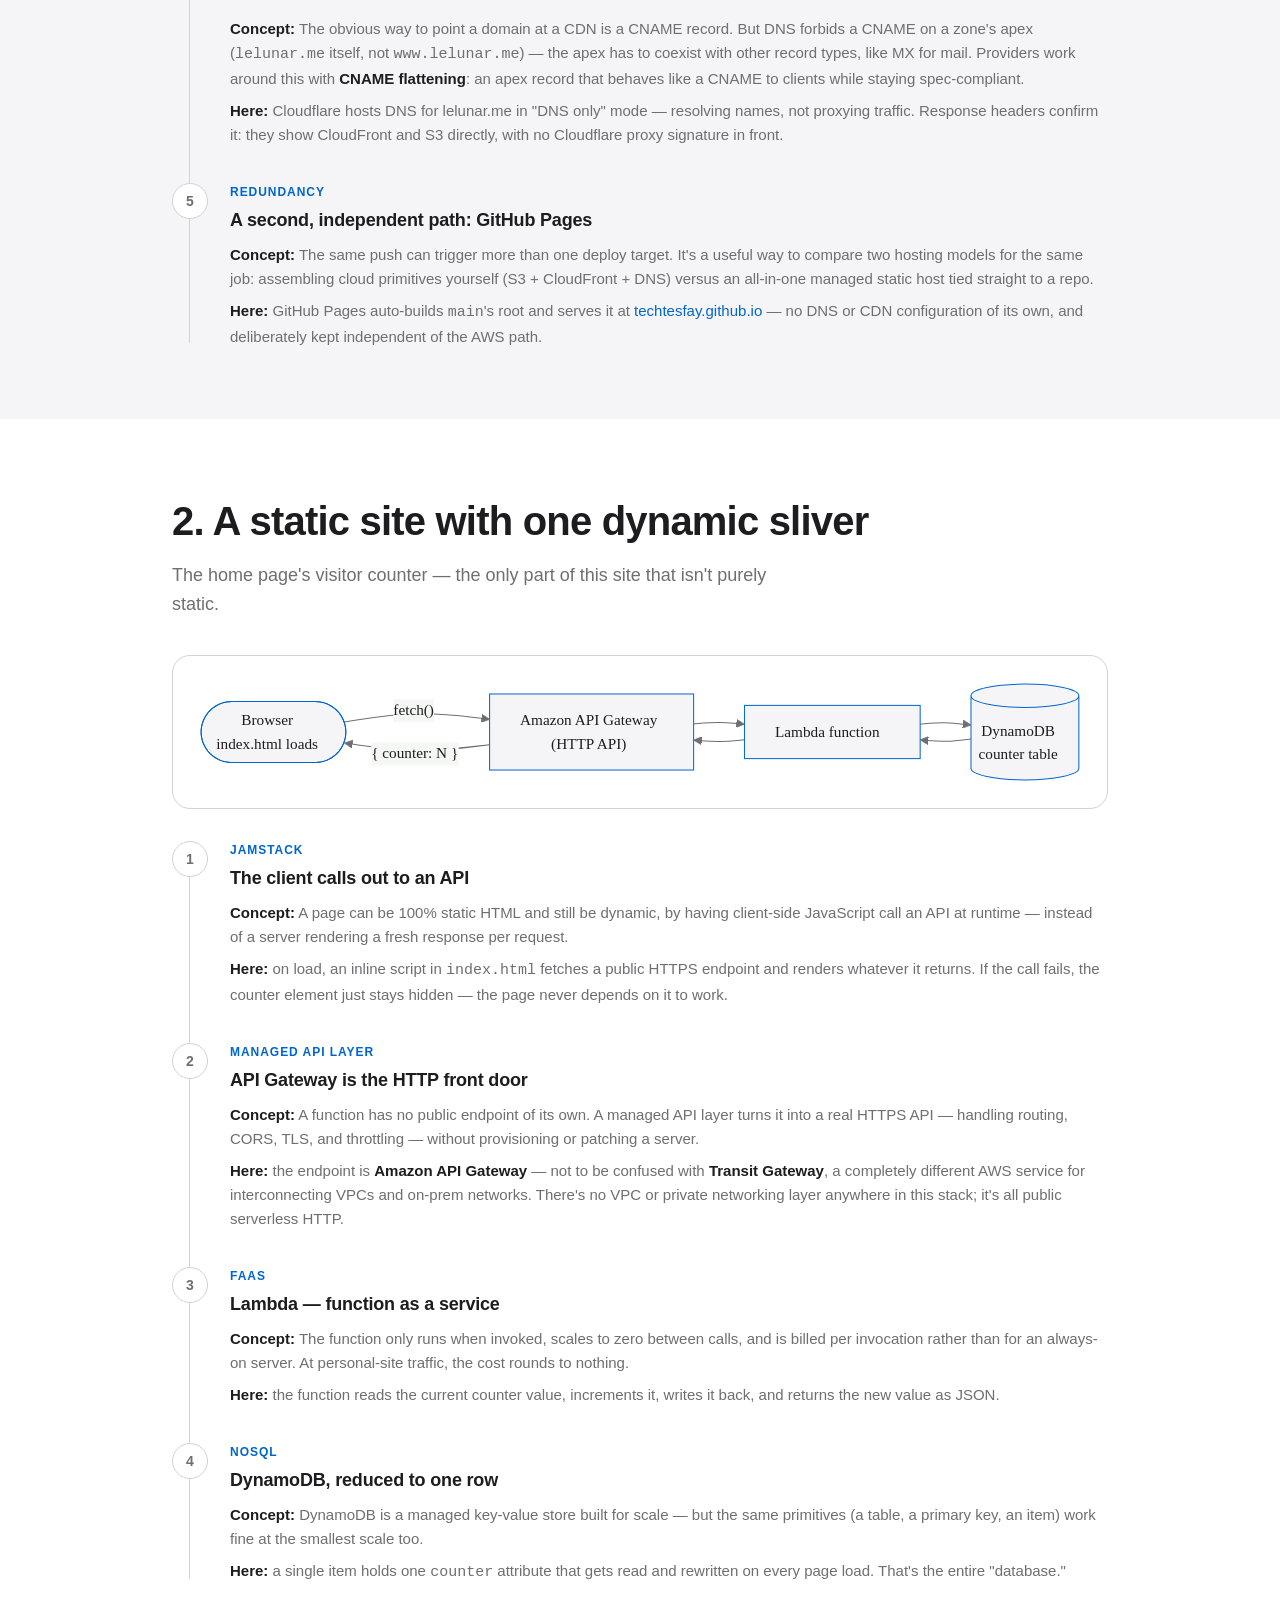
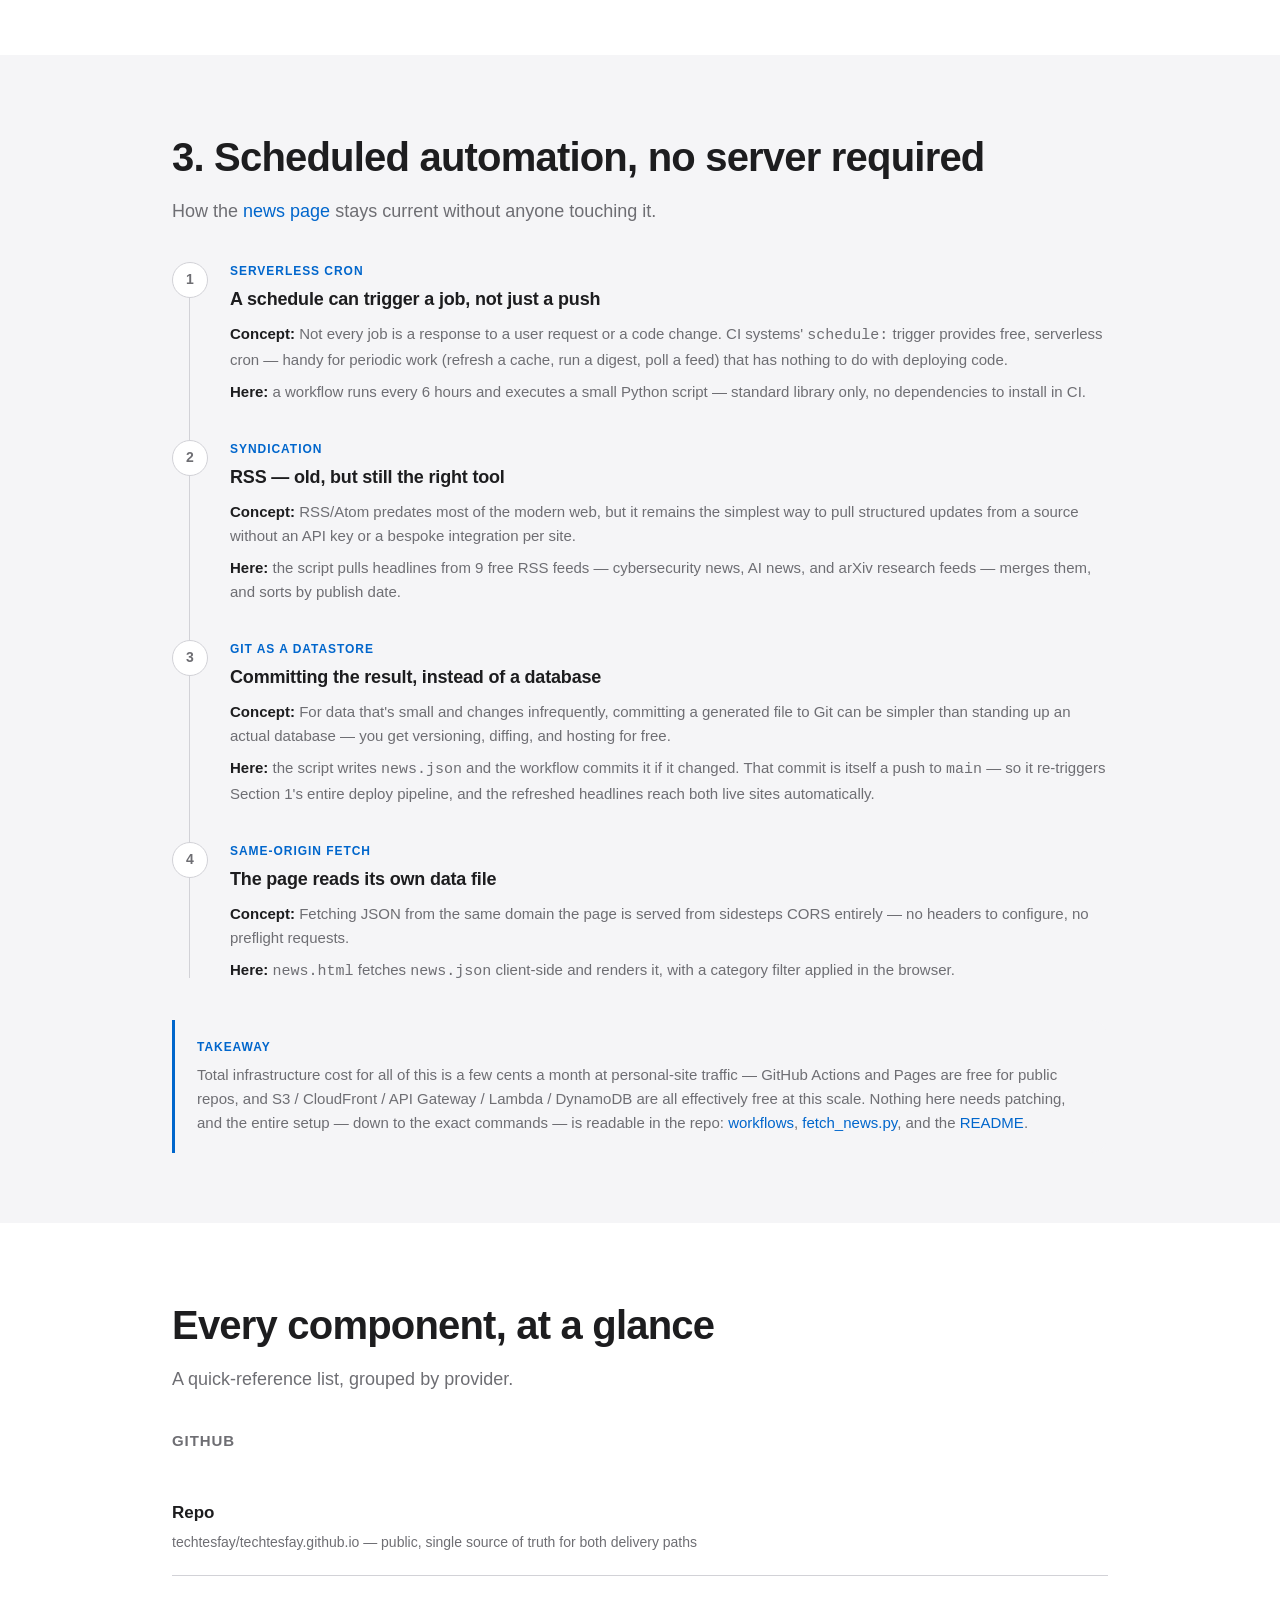
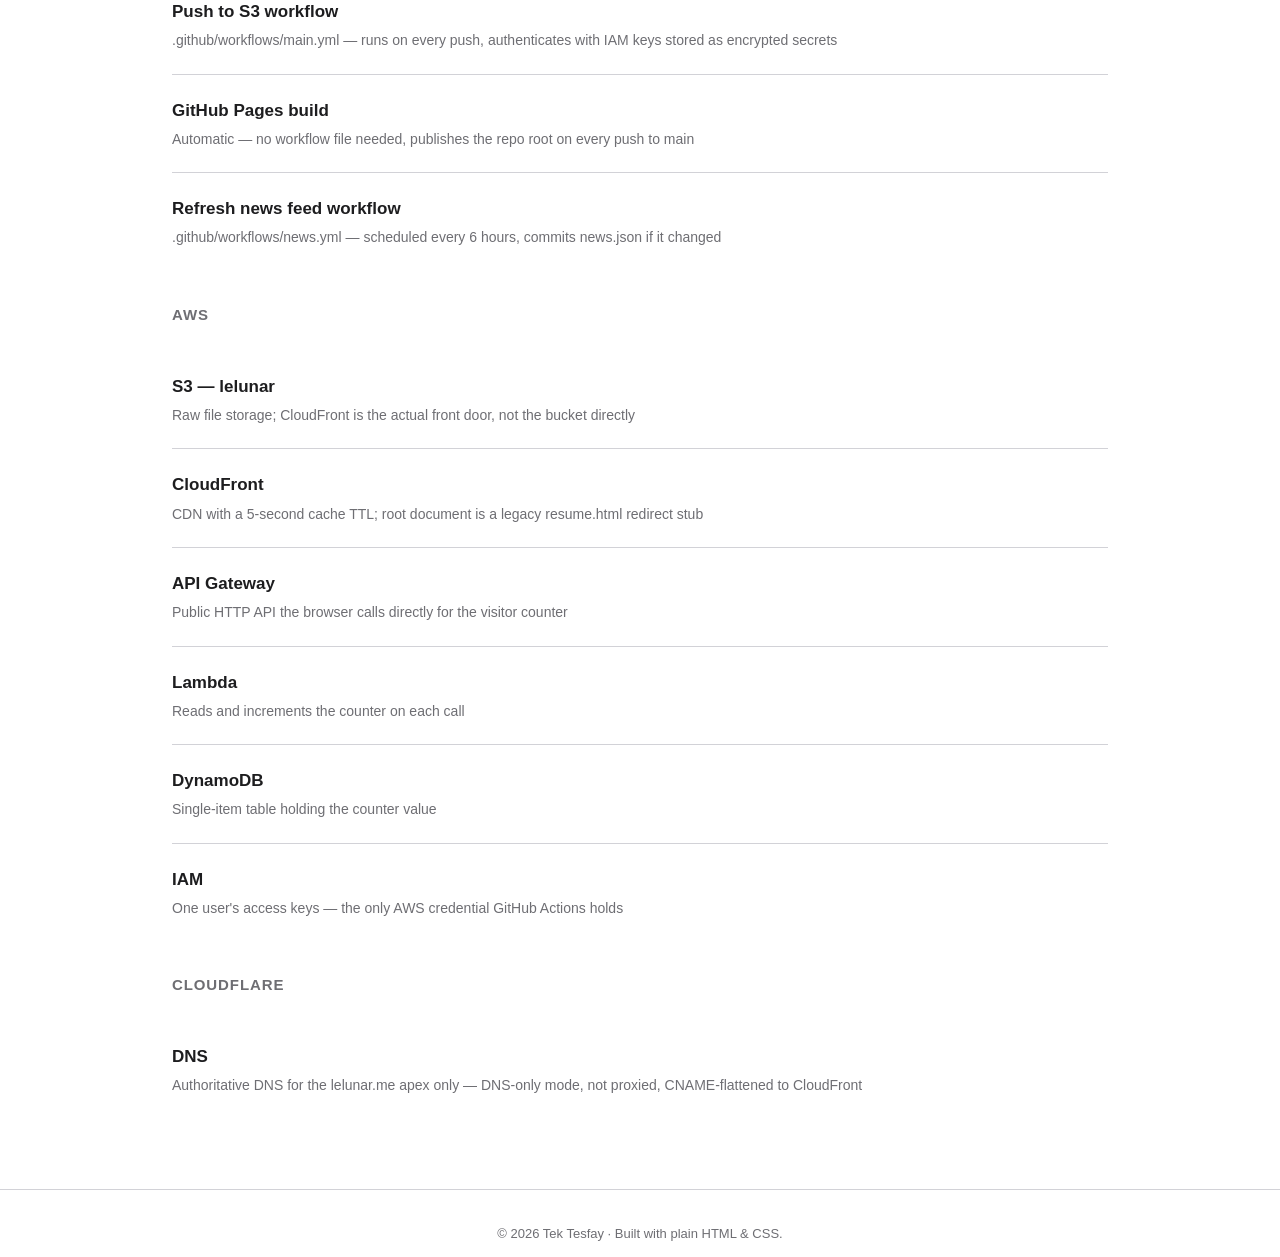
<file: architecture.html>
<!DOCTYPE html>
<html lang="en">
<head>
  <meta charset="UTF-8" />
  <meta name="viewport" content="width=device-width, initial-scale=1.0" />
  <title>How This Site Works — Tek Tesfay</title>
  <meta name="description" content="A tutorial walkthrough of the CI/CD, serverless, and DNS techniques behind lelunar.me, for engineers who want to see how the pieces fit." />
  <link rel="stylesheet" href="css/style.css" />
  <link rel="icon" href="favicon.ico" sizes="any" />
  <link rel="icon" type="image/png" sizes="32x32" href="favicon-32x32.png" />
  <link rel="icon" type="image/png" sizes="16x16" href="favicon-16x16.png" />
  <link rel="apple-touch-icon" sizes="180x180" href="apple-touch-icon.png" />
</head>
<body>

  <nav>
    <div class="nav-inner">
      <a class="nav-name" href="index.html">Tek Tesfay</a>
      <ul class="nav-links">
        <li><a href="index.html">Home</a></li>
        <li><a href="academic.html">Work &amp; Research</a></li>
        <li><a href="interests.html">Interests</a></li>
        <li><a href="learning.html">Learning</a></li>
        <li><a href="ai-skills.html">AI Skills</a></li>
        <li><a href="news.html">News</a></li>
        <li><a href="architecture.html" class="active">Architecture</a></li>
      </ul>
    </div>
  </nav>

  <header class="page-header">
    <h1>How this site works.</h1>
    <p>A concept-by-concept walkthrough of the CI/CD, serverless, and DNS techniques behind lelunar.me — written for engineers who want to see how the pieces fit, and maybe borrow the pattern.</p>
  </header>

  <section class="band">
    <div class="section-inner">
      <h2>The big picture</h2>
      <p class="lede">
        There is no server running anywhere for this site — no process to patch,
        restart, or lose sleep over. It's a static frontend (plain HTML/CSS/JS,
        zero build tooling) backed by a handful of managed, pay-per-use cloud
        primitives, wired together by CI/CD instead of manual deploys. One
        <code>git push</code> fans out into two independently hosted copies of
        the site, plus a scheduled job that keeps the news page fresh — all from
        a single public repo:
        <a class="text-link" target="_blank" rel="noopener" href="https://github.com/techtesfay/techtesfay.github.io">techtesfay/techtesfay.github.io</a>.
      </p>
      <p class="lede">
        This pattern — static assets on a CDN, small bits of dynamic behavior
        via client-side calls to serverless functions — is sometimes called
        the <strong>JAMstack</strong> (JavaScript, APIs, Markup). The three
        sections below walk through deployment, the one dynamic feature
        (a visitor counter), and a scheduled automation job, each pairing a
        general concept with exactly how it's used here.
      </p>
    </div>
  </section>

  <section class="band alt">
    <div class="section-inner">
      <h2>1. Deploy pipeline</h2>
      <p class="lede">Triggered by a push to <code>main</code>.</p>

      <figure class="diagram-fig">
        <img class="light" src="assets/diagrams/deploy-light.svg" alt="Flowchart: a local edit is pushed to the GitHub repo, which triggers a Push to S3 workflow (S3 bucket lelunar, then CloudFront with a 5-second cache, then Cloudflare DNS, then lelunar.me) and a GitHub Pages build (then techtesfay.github.io). A separate scheduler runs the Refresh news feed workflow every 6 hours, which pulls from 9 RSS feeds and commits news.json back to the repo, re-triggering both deploy paths." />
        <img class="dark" src="assets/diagrams/deploy-dark.svg" alt="Flowchart: a local edit is pushed to the GitHub repo, which triggers a Push to S3 workflow (S3 bucket lelunar, then CloudFront with a 5-second cache, then Cloudflare DNS, then lelunar.me) and a GitHub Pages build (then techtesfay.github.io). A separate scheduler runs the Refresh news feed workflow every 6 hours, which pulls from 9 RSS feeds and commits news.json back to the repo, re-triggering both deploy paths." />
      </figure>

      <div class="flow">
        <div class="flow-step">
          <div class="flow-num">1</div>
          <div class="flow-body">
            <span class="flow-tag">GitOps</span>
            <h3>A push is the deploy trigger</h3>
            <p><strong>Concept:</strong> Git is the single source of truth. Instead of deploying by hand, a CI system watches the repo and reacts to changes — no SSH-ing into a machine, no manual upload.</p>
            <p><strong>Here:</strong> GitHub Actions listens for <code>on: push</code> and spins up a throwaway Ubuntu container to run the job.</p>
          </div>
        </div>

        <div class="flow-step">
          <div class="flow-num">2</div>
          <div class="flow-body">
            <span class="flow-tag">Object storage</span>
            <h3>Files land in storage, not a server</h3>
            <p><strong>Concept:</strong> A static site has no backend process to run — it just needs files served over HTTP. Object storage is built exactly for this: cheap, durable, effectively infinite storage billed by the byte, not by server-hours.</p>
            <p><strong>Here:</strong> <code>aws s3 sync . s3://lelunar --delete</code> mirrors the repo into the bucket, deleting anything that's been removed locally so the bucket never drifts from Git.</p>
          </div>
        </div>

        <div class="flow-step">
          <div class="flow-num">3</div>
          <div class="flow-body">
            <span class="flow-tag">CDN / edge caching</span>
            <h3>A CDN caches it close to visitors</h3>
            <p><strong>Concept:</strong> Without a CDN, every request travels to the bucket's one physical region. A CDN caches copies at edge locations worldwide so requests are served from whichever is closest — lower latency, less origin load. The tradeoff is staleness: cached content can lag the origin until its cache lifetime (TTL) expires.</p>
            <p><strong>Here:</strong> CloudFront sits in front of S3. Every synced object is tagged <code>Cache-Control: max-age=5</code> — a 5-second TTL, short enough that changes are effectively live within seconds while still getting real edge-caching benefit for the far more common case of repeat requests inside that window.</p>
          </div>
        </div>

        <div class="flow-step">
          <div class="flow-num">4</div>
          <div class="flow-body">
            <span class="flow-tag">DNS</span>
            <h3>DNS resolves the domain — with a twist</h3>
            <p><strong>Concept:</strong> The obvious way to point a domain at a CDN is a CNAME record. But DNS forbids a CNAME on a zone's apex (<code>lelunar.me</code> itself, not <code>www.lelunar.me</code>) — the apex has to coexist with other record types, like MX for mail. Providers work around this with <strong>CNAME flattening</strong>: an apex record that behaves like a CNAME to clients while staying spec-compliant.</p>
            <p><strong>Here:</strong> Cloudflare hosts DNS for lelunar.me in "DNS only" mode — resolving names, not proxying traffic. Response headers confirm it: they show CloudFront and S3 directly, with no Cloudflare proxy signature in front.</p>
          </div>
        </div>

        <div class="flow-step">
          <div class="flow-num">5</div>
          <div class="flow-body">
            <span class="flow-tag">Redundancy</span>
            <h3>A second, independent path: GitHub Pages</h3>
            <p><strong>Concept:</strong> The same push can trigger more than one deploy target. It's a useful way to compare two hosting models for the same job: assembling cloud primitives yourself (S3 + CloudFront + DNS) versus an all-in-one managed static host tied straight to a repo.</p>
            <p><strong>Here:</strong> GitHub Pages auto-builds <code>main</code>'s root and serves it at <a class="text-link" target="_blank" rel="noopener" href="https://techtesfay.github.io">techtesfay.github.io</a> — no DNS or CDN configuration of its own, and deliberately kept independent of the AWS path.</p>
          </div>
        </div>
      </div>
    </div>
  </section>

  <section class="band">
    <div class="section-inner">
      <h2>2. A static site with one dynamic sliver</h2>
      <p class="lede">The home page's visitor counter — the only part of this site that isn't purely static.</p>

      <figure class="diagram-fig">
        <img class="light" src="assets/diagrams/counter-light.svg" alt="Flowchart: the browser calls fetch() on page load, hitting Amazon API Gateway, which calls a Lambda function, which reads and writes a DynamoDB counter table, and the count flows back through Lambda and API Gateway to the browser as JSON." />
        <img class="dark" src="assets/diagrams/counter-dark.svg" alt="Flowchart: the browser calls fetch() on page load, hitting Amazon API Gateway, which calls a Lambda function, which reads and writes a DynamoDB counter table, and the count flows back through Lambda and API Gateway to the browser as JSON." />
      </figure>

      <div class="flow">
        <div class="flow-step">
          <div class="flow-num">1</div>
          <div class="flow-body">
            <span class="flow-tag">JAMstack</span>
            <h3>The client calls out to an API</h3>
            <p><strong>Concept:</strong> A page can be 100% static HTML and still be dynamic, by having client-side JavaScript call an API at runtime — instead of a server rendering a fresh response per request.</p>
            <p><strong>Here:</strong> on load, an inline script in <code>index.html</code> fetches a public HTTPS endpoint and renders whatever it returns. If the call fails, the counter element just stays hidden — the page never depends on it to work.</p>
          </div>
        </div>

        <div class="flow-step">
          <div class="flow-num">2</div>
          <div class="flow-body">
            <span class="flow-tag">Managed API layer</span>
            <h3>API Gateway is the HTTP front door</h3>
            <p><strong>Concept:</strong> A function has no public endpoint of its own. A managed API layer turns it into a real HTTPS API — handling routing, CORS, TLS, and throttling — without provisioning or patching a server.</p>
            <p><strong>Here:</strong> the endpoint is <strong>Amazon API Gateway</strong> — not to be confused with <strong>Transit Gateway</strong>, a completely different AWS service for interconnecting VPCs and on-prem networks. There's no VPC or private networking layer anywhere in this stack; it's all public serverless HTTP.</p>
          </div>
        </div>

        <div class="flow-step">
          <div class="flow-num">3</div>
          <div class="flow-body">
            <span class="flow-tag">FaaS</span>
            <h3>Lambda — function as a service</h3>
            <p><strong>Concept:</strong> The function only runs when invoked, scales to zero between calls, and is billed per invocation rather than for an always-on server. At personal-site traffic, the cost rounds to nothing.</p>
            <p><strong>Here:</strong> the function reads the current counter value, increments it, writes it back, and returns the new value as JSON.</p>
          </div>
        </div>

        <div class="flow-step">
          <div class="flow-num">4</div>
          <div class="flow-body">
            <span class="flow-tag">NoSQL</span>
            <h3>DynamoDB, reduced to one row</h3>
            <p><strong>Concept:</strong> DynamoDB is a managed key-value store built for scale — but the same primitives (a table, a primary key, an item) work fine at the smallest scale too.</p>
            <p><strong>Here:</strong> a single item holds one <code>counter</code> attribute that gets read and rewritten on every page load. That's the entire "database."</p>
          </div>
        </div>
      </div>
    </div>
  </section>

  <section class="band alt">
    <div class="section-inner">
      <h2>3. Scheduled automation, no server required</h2>
      <p class="lede">How the <a class="text-link" href="news.html">news page</a> stays current without anyone touching it.</p>

      <div class="flow">
        <div class="flow-step">
          <div class="flow-num">1</div>
          <div class="flow-body">
            <span class="flow-tag">Serverless cron</span>
            <h3>A schedule can trigger a job, not just a push</h3>
            <p><strong>Concept:</strong> Not every job is a response to a user request or a code change. CI systems' <code>schedule:</code> trigger provides free, serverless cron — handy for periodic work (refresh a cache, run a digest, poll a feed) that has nothing to do with deploying code.</p>
            <p><strong>Here:</strong> a workflow runs every 6 hours and executes a small Python script — standard library only, no dependencies to install in CI.</p>
          </div>
        </div>

        <div class="flow-step">
          <div class="flow-num">2</div>
          <div class="flow-body">
            <span class="flow-tag">Syndication</span>
            <h3>RSS — old, but still the right tool</h3>
            <p><strong>Concept:</strong> RSS/Atom predates most of the modern web, but it remains the simplest way to pull structured updates from a source without an API key or a bespoke integration per site.</p>
            <p><strong>Here:</strong> the script pulls headlines from 9 free RSS feeds — cybersecurity news, AI news, and arXiv research feeds — merges them, and sorts by publish date.</p>
          </div>
        </div>

        <div class="flow-step">
          <div class="flow-num">3</div>
          <div class="flow-body">
            <span class="flow-tag">Git as a datastore</span>
            <h3>Committing the result, instead of a database</h3>
            <p><strong>Concept:</strong> For data that's small and changes infrequently, committing a generated file to Git can be simpler than standing up an actual database — you get versioning, diffing, and hosting for free.</p>
            <p><strong>Here:</strong> the script writes <code>news.json</code> and the workflow commits it if it changed. That commit is itself a push to <code>main</code> — so it re-triggers Section 1's entire deploy pipeline, and the refreshed headlines reach both live sites automatically.</p>
          </div>
        </div>

        <div class="flow-step">
          <div class="flow-num">4</div>
          <div class="flow-body">
            <span class="flow-tag">Same-origin fetch</span>
            <h3>The page reads its own data file</h3>
            <p><strong>Concept:</strong> Fetching JSON from the same domain the page is served from sidesteps CORS entirely — no headers to configure, no preflight requests.</p>
            <p><strong>Here:</strong> <code>news.html</code> fetches <code>news.json</code> client-side and renders it, with a category filter applied in the browser.</p>
          </div>
        </div>
      </div>

      <div class="note-box">
        <span class="flow-tag">Takeaway</span>
        <p>
          Total infrastructure cost for all of this is a few cents a month at
          personal-site traffic — GitHub Actions and Pages are free for public
          repos, and S3 / CloudFront / API Gateway / Lambda / DynamoDB are all
          effectively free at this scale. Nothing here needs patching, and the
          entire setup — down to the exact commands — is readable in the repo:
          <a class="text-link" target="_blank" rel="noopener" href="https://github.com/techtesfay/techtesfay.github.io/tree/main/.github/workflows">workflows</a>,
          <a class="text-link" target="_blank" rel="noopener" href="https://github.com/techtesfay/techtesfay.github.io/blob/main/scripts/fetch_news.py">fetch_news.py</a>,
          and the <a class="text-link" target="_blank" rel="noopener" href="https://github.com/techtesfay/techtesfay.github.io/blob/main/README.md">README</a>.
        </p>
      </div>
    </div>
  </section>

  <section class="band">
    <div class="section-inner">
      <h2>Every component, at a glance</h2>
      <p class="lede">A quick-reference list, grouped by provider.</p>

      <h3 style="margin-top: 8px; font-size: 15px; text-transform: uppercase; letter-spacing: 0.06em; color: var(--text-secondary);">GitHub</h3>
      <ul class="item-list">
        <li>
          <div class="item-title">Repo</div>
          <div class="item-meta">techtesfay/techtesfay.github.io — public, single source of truth for both delivery paths</div>
        </li>
        <li>
          <div class="item-title">Push to S3 workflow</div>
          <div class="item-meta">.github/workflows/main.yml — runs on every push, authenticates with IAM keys stored as encrypted secrets</div>
        </li>
        <li>
          <div class="item-title">GitHub Pages build</div>
          <div class="item-meta">Automatic — no workflow file needed, publishes the repo root on every push to main</div>
        </li>
        <li>
          <div class="item-title">Refresh news feed workflow</div>
          <div class="item-meta">.github/workflows/news.yml — scheduled every 6 hours, commits news.json if it changed</div>
        </li>
      </ul>

      <h3 style="margin-top: 32px; font-size: 15px; text-transform: uppercase; letter-spacing: 0.06em; color: var(--text-secondary);">AWS</h3>
      <ul class="item-list">
        <li>
          <div class="item-title">S3 — lelunar</div>
          <div class="item-meta">Raw file storage; CloudFront is the actual front door, not the bucket directly</div>
        </li>
        <li>
          <div class="item-title">CloudFront</div>
          <div class="item-meta">CDN with a 5-second cache TTL; root document is a legacy resume.html redirect stub</div>
        </li>
        <li>
          <div class="item-title">API Gateway</div>
          <div class="item-meta">Public HTTP API the browser calls directly for the visitor counter</div>
        </li>
        <li>
          <div class="item-title">Lambda</div>
          <div class="item-meta">Reads and increments the counter on each call</div>
        </li>
        <li>
          <div class="item-title">DynamoDB</div>
          <div class="item-meta">Single-item table holding the counter value</div>
        </li>
        <li>
          <div class="item-title">IAM</div>
          <div class="item-meta">One user's access keys — the only AWS credential GitHub Actions holds</div>
        </li>
      </ul>

      <h3 style="margin-top: 32px; font-size: 15px; text-transform: uppercase; letter-spacing: 0.06em; color: var(--text-secondary);">Cloudflare</h3>
      <ul class="item-list">
        <li>
          <div class="item-title">DNS</div>
          <div class="item-meta">Authoritative DNS for the lelunar.me apex only — DNS-only mode, not proxied, CNAME-flattened to CloudFront</div>
        </li>
      </ul>
    </div>
  </section>

  <footer>
    <p>© 2026 Tek Tesfay · Built with plain HTML &amp; CSS.</p>
  </footer>

</body>
</html>
</file>
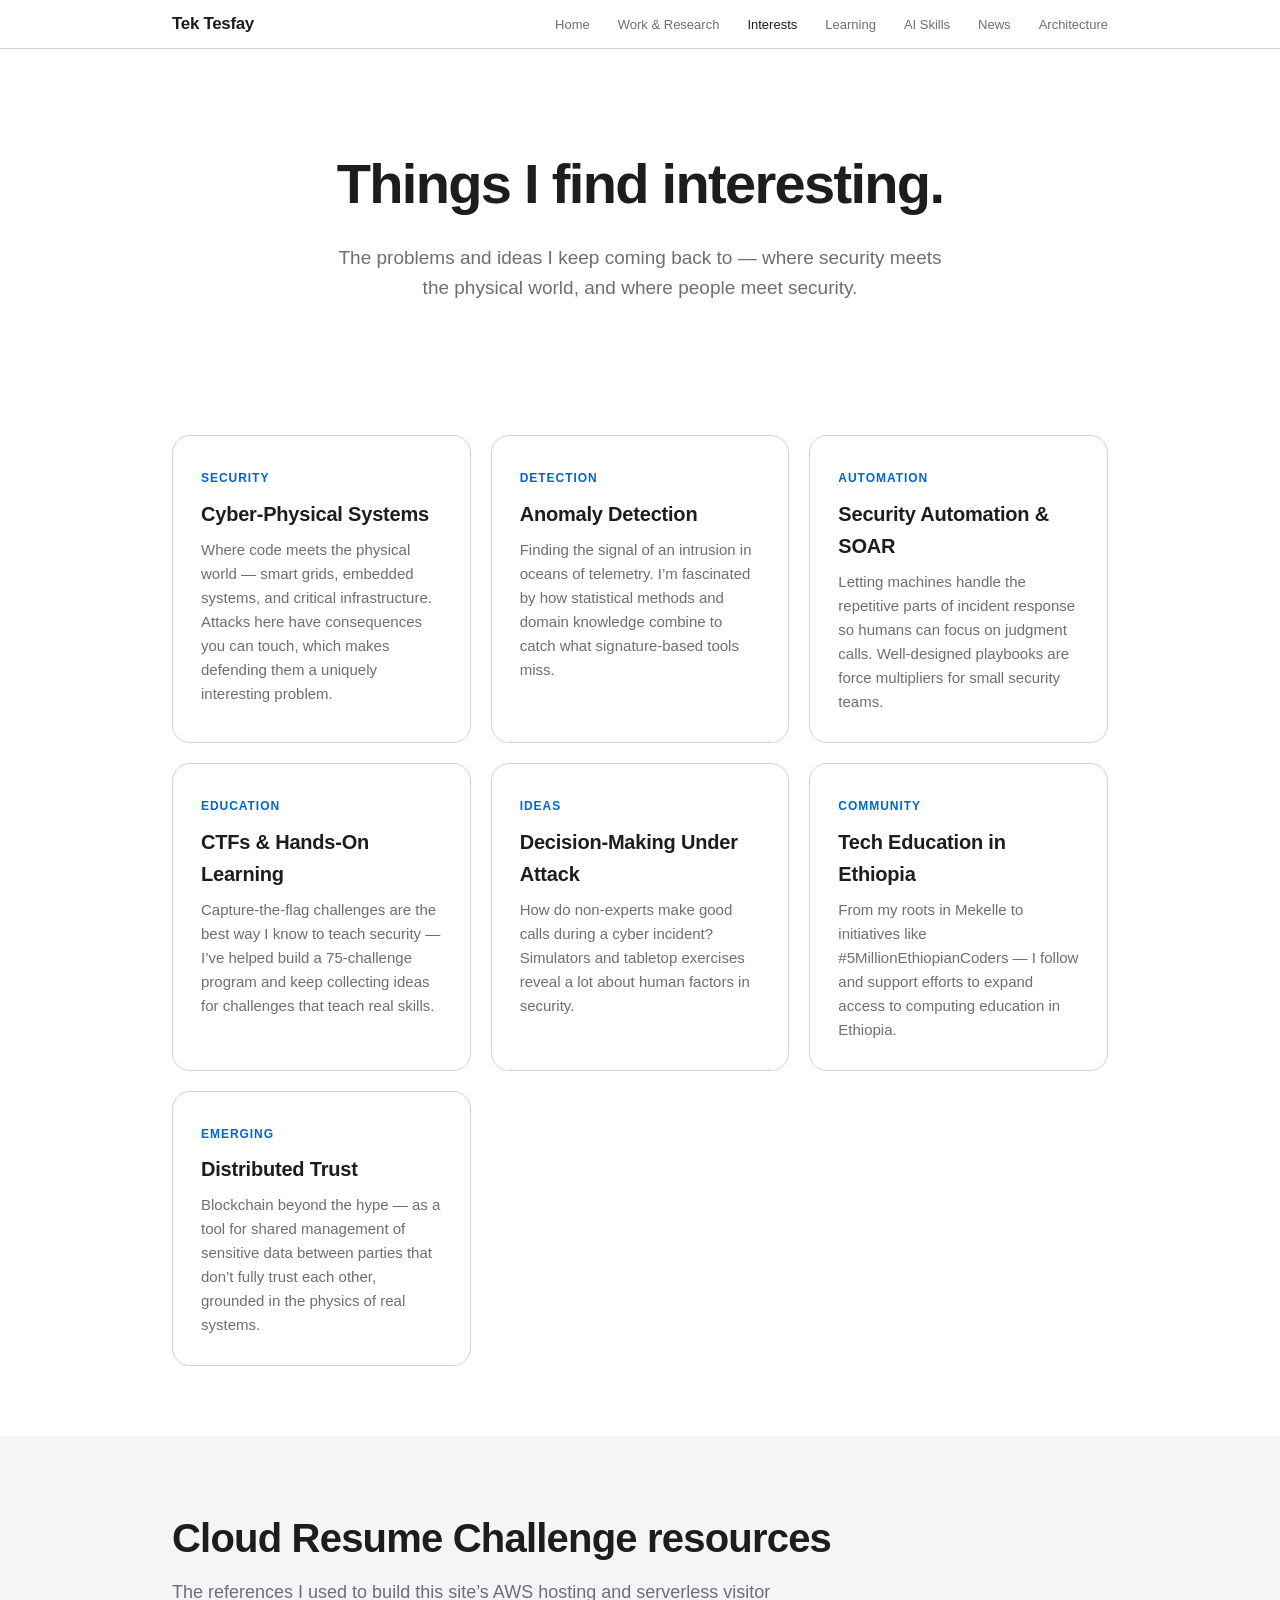
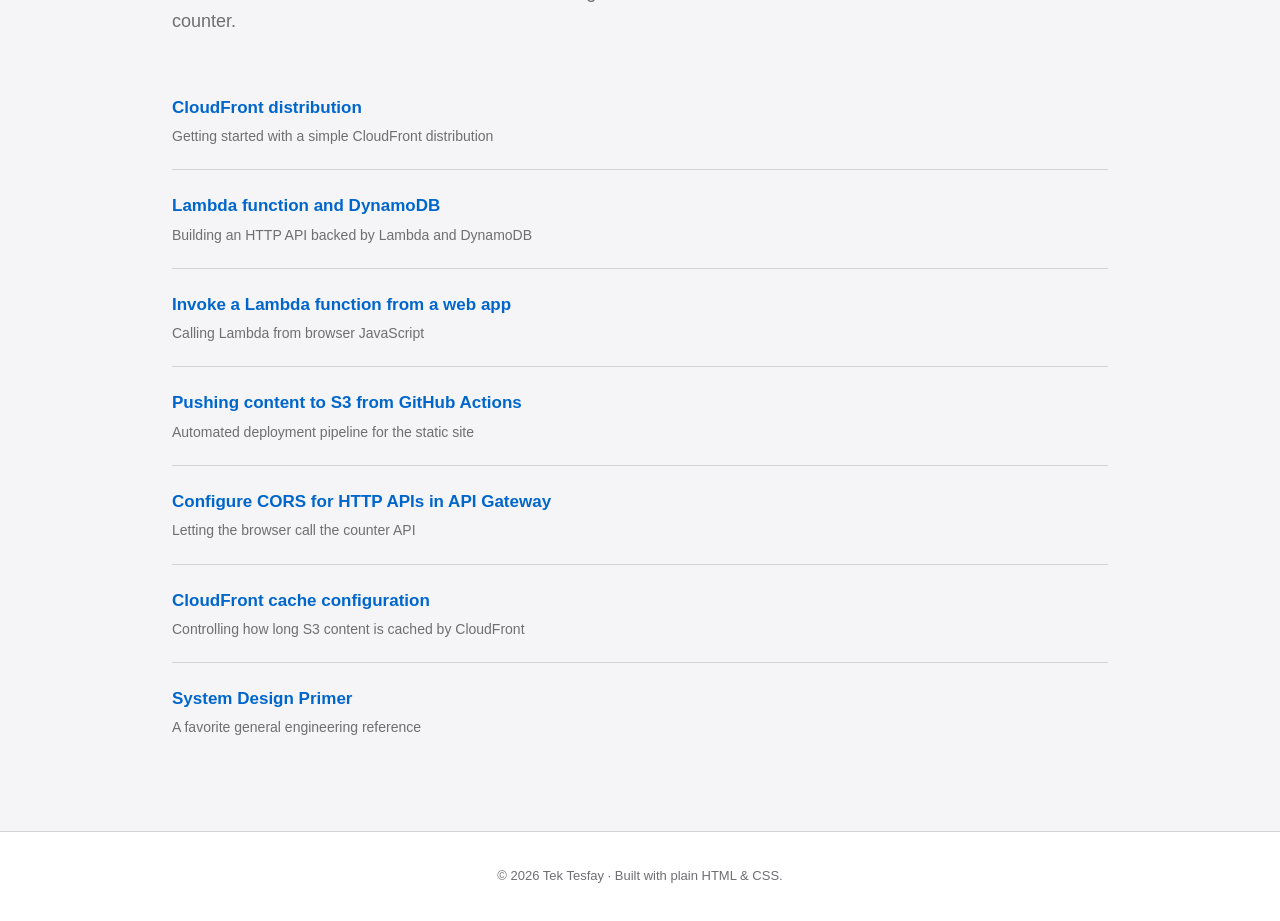
<file: interests.html>
<!DOCTYPE html>
<html lang="en">
<head>
  <meta charset="UTF-8" />
  <meta name="viewport" content="width=device-width, initial-scale=1.0" />
  <title>Interests — Tek Tesfay</title>
  <link rel="stylesheet" href="css/style.css" />
  <link rel="icon" href="favicon.ico" sizes="any" />
  <link rel="icon" type="image/png" sizes="32x32" href="favicon-32x32.png" />
  <link rel="icon" type="image/png" sizes="16x16" href="favicon-16x16.png" />
  <link rel="apple-touch-icon" sizes="180x180" href="apple-touch-icon.png" />
</head>
<body>

  <nav>
    <div class="nav-inner">
      <a class="nav-name" href="index.html">Tek Tesfay</a>
      <ul class="nav-links">
        <li><a href="index.html">Home</a></li>
        <li><a href="academic.html">Work &amp; Research</a></li>
        <li><a href="interests.html" class="active">Interests</a></li>
        <li><a href="learning.html">Learning</a></li>
        <li><a href="ai-skills.html">AI Skills</a></li>
        <li><a href="news.html">News</a></li>
        <li><a href="architecture.html">Architecture</a></li>
      </ul>
    </div>
  </nav>

  <header class="page-header">
    <h1>Things I find interesting.</h1>
    <p>The problems and ideas I keep coming back to — where security meets the physical world, and where people meet security.</p>
  </header>

  <section class="band">
    <div class="section-inner">
      <div class="card-grid">
        <div class="card">
          <span class="eyebrow">Security</span>
          <h3>Cyber-Physical Systems</h3>
          <p>Where code meets the physical world — smart grids, embedded systems, and critical
          infrastructure. Attacks here have consequences you can touch, which makes defending
          them a uniquely interesting problem.</p>
        </div>
        <div class="card">
          <span class="eyebrow">Detection</span>
          <h3>Anomaly Detection</h3>
          <p>Finding the signal of an intrusion in oceans of telemetry. I’m fascinated by how
          statistical methods and domain knowledge combine to catch what signature-based
          tools miss.</p>
        </div>
        <div class="card">
          <span class="eyebrow">Automation</span>
          <h3>Security Automation &amp; SOAR</h3>
          <p>Letting machines handle the repetitive parts of incident response so humans can
          focus on judgment calls. Well-designed playbooks are force multipliers for small
          security teams.</p>
        </div>
        <div class="card">
          <span class="eyebrow">Education</span>
          <h3>CTFs &amp; Hands-On Learning</h3>
          <p>Capture-the-flag challenges are the best way I know to teach security — I’ve helped
          build a 75-challenge program and keep collecting ideas for challenges that teach
          real skills.</p>
        </div>
        <div class="card">
          <span class="eyebrow">Ideas</span>
          <h3>Decision-Making Under Attack</h3>
          <p>How do non-experts make good calls during a cyber incident? Simulators and
          tabletop exercises reveal a lot about human factors in security.</p>
        </div>
        <div class="card">
          <span class="eyebrow">Community</span>
          <h3>Tech Education in Ethiopia</h3>
          <p>From my roots in Mekelle to initiatives like #5MillionEthiopianCoders — I follow
          and support efforts to expand access to computing education in Ethiopia.</p>
        </div>
        <div class="card">
          <span class="eyebrow">Emerging</span>
          <h3>Distributed Trust</h3>
          <p>Blockchain beyond the hype — as a tool for shared management of sensitive data
          between parties that don’t fully trust each other, grounded in the physics of
          real systems.</p>
        </div>
      </div>
    </div>
  </section>

  <section class="band alt" id="cloud-resume-resources">
    <div class="section-inner">
      <h2>Cloud Resume Challenge resources</h2>
      <p class="lede">The references I used to build this site’s AWS hosting and serverless visitor counter.</p>
      <ul class="item-list">
        <li>
          <div class="item-title"><a class="text-link" target="_blank" rel="noopener" href="https://docs.aws.amazon.com/AmazonCloudFront/latest/DeveloperGuide/GettingStarted.SimpleDistribution.html">CloudFront distribution</a></div>
          <div class="item-meta">Getting started with a simple CloudFront distribution</div>
        </li>
        <li>
          <div class="item-title"><a class="text-link" target="_blank" rel="noopener" href="https://docs.aws.amazon.com/apigateway/latest/developerguide/http-api-dynamo-db.html">Lambda function and DynamoDB</a></div>
          <div class="item-meta">Building an HTTP API backed by Lambda and DynamoDB</div>
        </li>
        <li>
          <div class="item-title"><a class="text-link" target="_blank" rel="noopener" href="https://docs.aws.amazon.com/lambda/latest/dg/example_cross_LambdaForBrowser_section.html">Invoke a Lambda function from a web app</a></div>
          <div class="item-meta">Calling Lambda from browser JavaScript</div>
        </li>
        <li>
          <div class="item-title"><a class="text-link" target="_blank" rel="noopener" href="https://www.timveletta.com/blog/pushing-content-to-s3-from-github-actions/">Pushing content to S3 from GitHub Actions</a></div>
          <div class="item-meta">Automated deployment pipeline for the static site</div>
        </li>
        <li>
          <div class="item-title"><a class="text-link" target="_blank" rel="noopener" href="https://docs.aws.amazon.com/apigateway/latest/developerguide/http-api-cors.html">Configure CORS for HTTP APIs in API Gateway</a></div>
          <div class="item-meta">Letting the browser call the counter API</div>
        </li>
        <li>
          <div class="item-title"><a class="text-link" target="_blank" rel="noopener" href="https://docs.aws.amazon.com/whitepapers/latest/build-static-websites-aws/controlling-how-long-amazon-s3-content-is-cached-by-amazon-cloudfront.html">CloudFront cache configuration</a></div>
          <div class="item-meta">Controlling how long S3 content is cached by CloudFront</div>
        </li>
        <li>
          <div class="item-title"><a class="text-link" target="_blank" rel="noopener" href="https://github.com/donnemartin/system-design-primer">System Design Primer</a></div>
          <div class="item-meta">A favorite general engineering reference</div>
        </li>
      </ul>
    </div>
  </section>

  <footer>
    <p>© 2026 Tek Tesfay · Built with plain HTML &amp; CSS.</p>
  </footer>

</body>
</html>
</file>
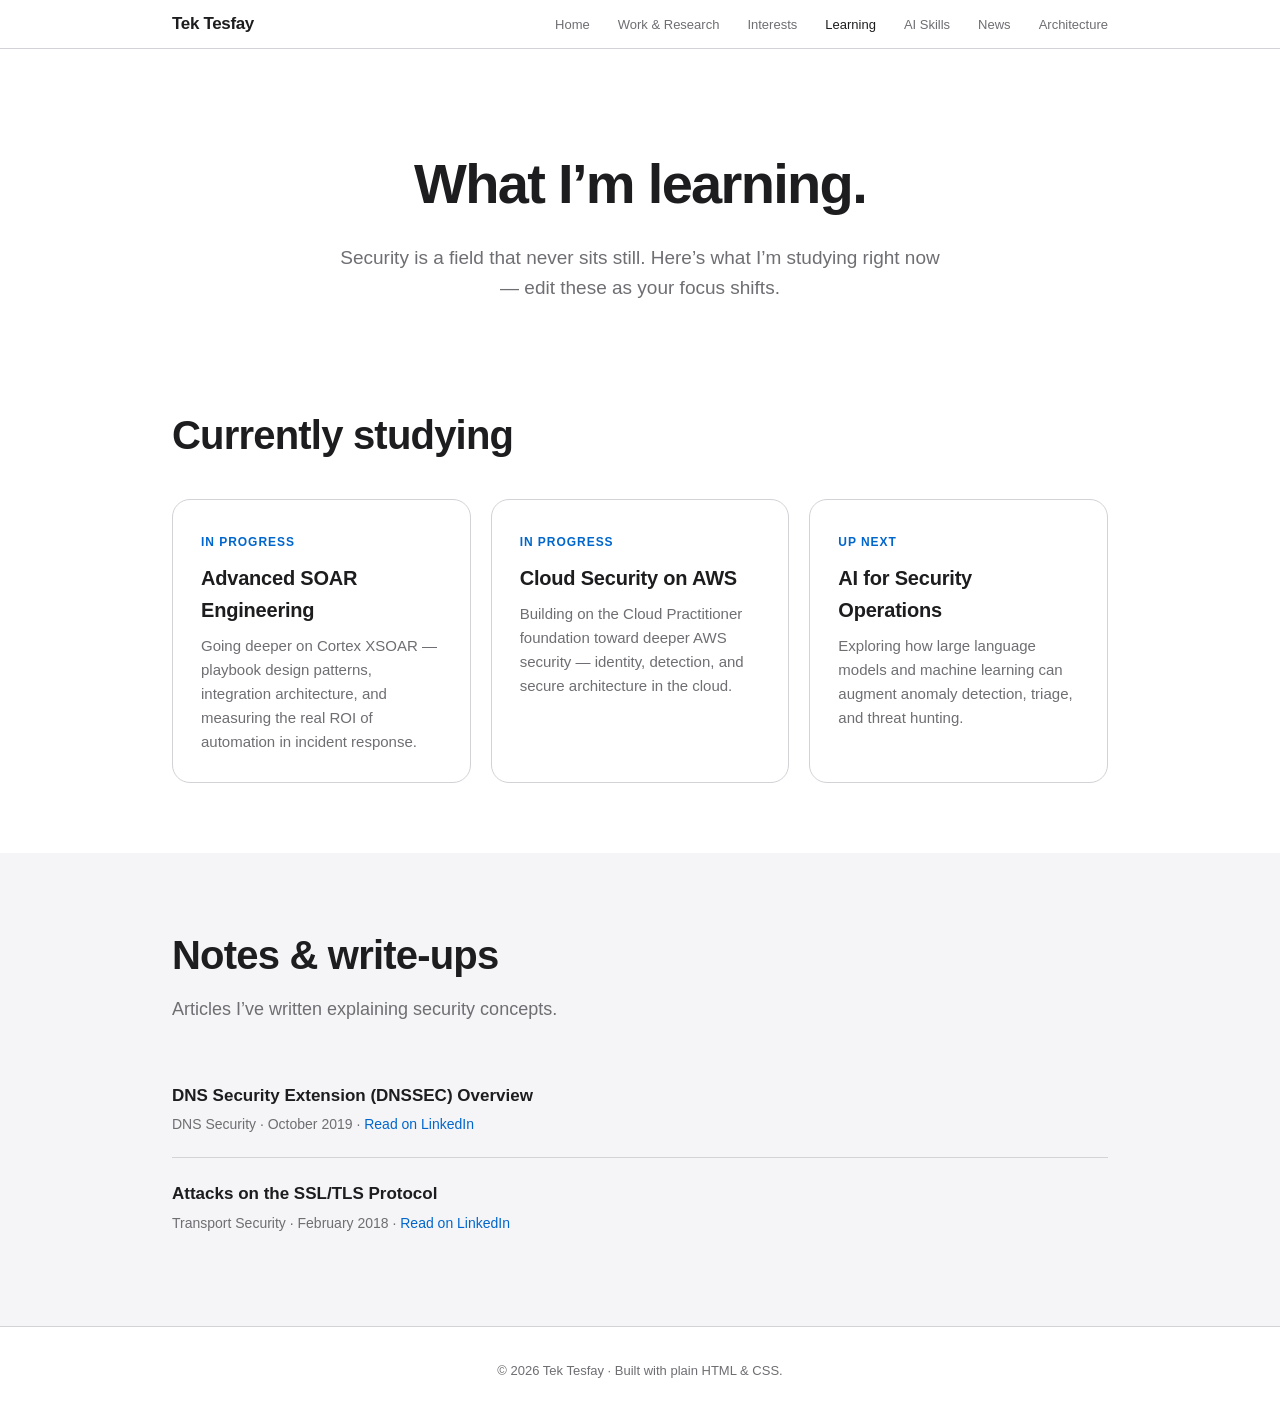
<file: learning.html>
<!DOCTYPE html>
<html lang="en">
<head>
  <meta charset="UTF-8" />
  <meta name="viewport" content="width=device-width, initial-scale=1.0" />
  <title>Learning — Tek Tesfay</title>
  <link rel="stylesheet" href="css/style.css" />
  <link rel="icon" href="favicon.ico" sizes="any" />
  <link rel="icon" type="image/png" sizes="32x32" href="favicon-32x32.png" />
  <link rel="icon" type="image/png" sizes="16x16" href="favicon-16x16.png" />
  <link rel="apple-touch-icon" sizes="180x180" href="apple-touch-icon.png" />
</head>
<body>

  <nav>
    <div class="nav-inner">
      <a class="nav-name" href="index.html">Tek Tesfay</a>
      <ul class="nav-links">
        <li><a href="index.html">Home</a></li>
        <li><a href="academic.html">Work &amp; Research</a></li>
        <li><a href="interests.html">Interests</a></li>
        <li><a href="learning.html" class="active">Learning</a></li>
        <li><a href="ai-skills.html">AI Skills</a></li>
        <li><a href="news.html">News</a></li>
        <li><a href="architecture.html">Architecture</a></li>
      </ul>
    </div>
  </nav>

  <header class="page-header">
    <h1>What I’m learning.</h1>
    <p>Security is a field that never sits still. Here’s what I’m studying right now — edit these as your focus shifts.</p>
  </header>

  <section class="band">
    <div class="section-inner">
      <h2>Currently studying</h2>
      <div class="card-grid">
        <div class="card">
          <span class="eyebrow">In Progress</span>
          <h3>Advanced SOAR Engineering</h3>
          <p>Going deeper on Cortex XSOAR — playbook design patterns, integration architecture,
          and measuring the real ROI of automation in incident response.</p>
        </div>
        <div class="card">
          <span class="eyebrow">In Progress</span>
          <h3>Cloud Security on AWS</h3>
          <p>Building on the Cloud Practitioner foundation toward deeper AWS security —
          identity, detection, and secure architecture in the cloud.</p>
        </div>
        <div class="card">
          <span class="eyebrow">Up Next</span>
          <h3>AI for Security Operations</h3>
          <p>Exploring how large language models and machine learning can augment anomaly
          detection, triage, and threat hunting.</p>
        </div>
      </div>
    </div>
  </section>

  <section class="band alt">
    <div class="section-inner">
      <h2>Notes &amp; write-ups</h2>
      <p class="lede">Articles I’ve written explaining security concepts.</p>
      <ul class="item-list">
        <li>
          <div class="item-title">DNS Security Extension (DNSSEC) Overview</div>
          <div class="item-meta">DNS Security · October 2019 · <a class="text-link" target="_blank" rel="noopener" href="https://www.linkedin.com/pulse/dns-security-extension-dnssec-overview-teklemariam-tesfay/">Read on LinkedIn</a></div>
        </li>
        <li>
          <div class="item-title">Attacks on the SSL/TLS Protocol</div>
          <div class="item-meta">Transport Security · February 2018 · <a class="text-link" target="_blank" rel="noopener" href="https://www.linkedin.com/pulse/attacks-ssltls-protocol-teklemariam-t-tesfay/">Read on LinkedIn</a></div>
        </li>
      </ul>
    </div>
  </section>

  <footer>
    <p>© 2026 Tek Tesfay · Built with plain HTML &amp; CSS.</p>
  </footer>

</body>
</html>
</file>
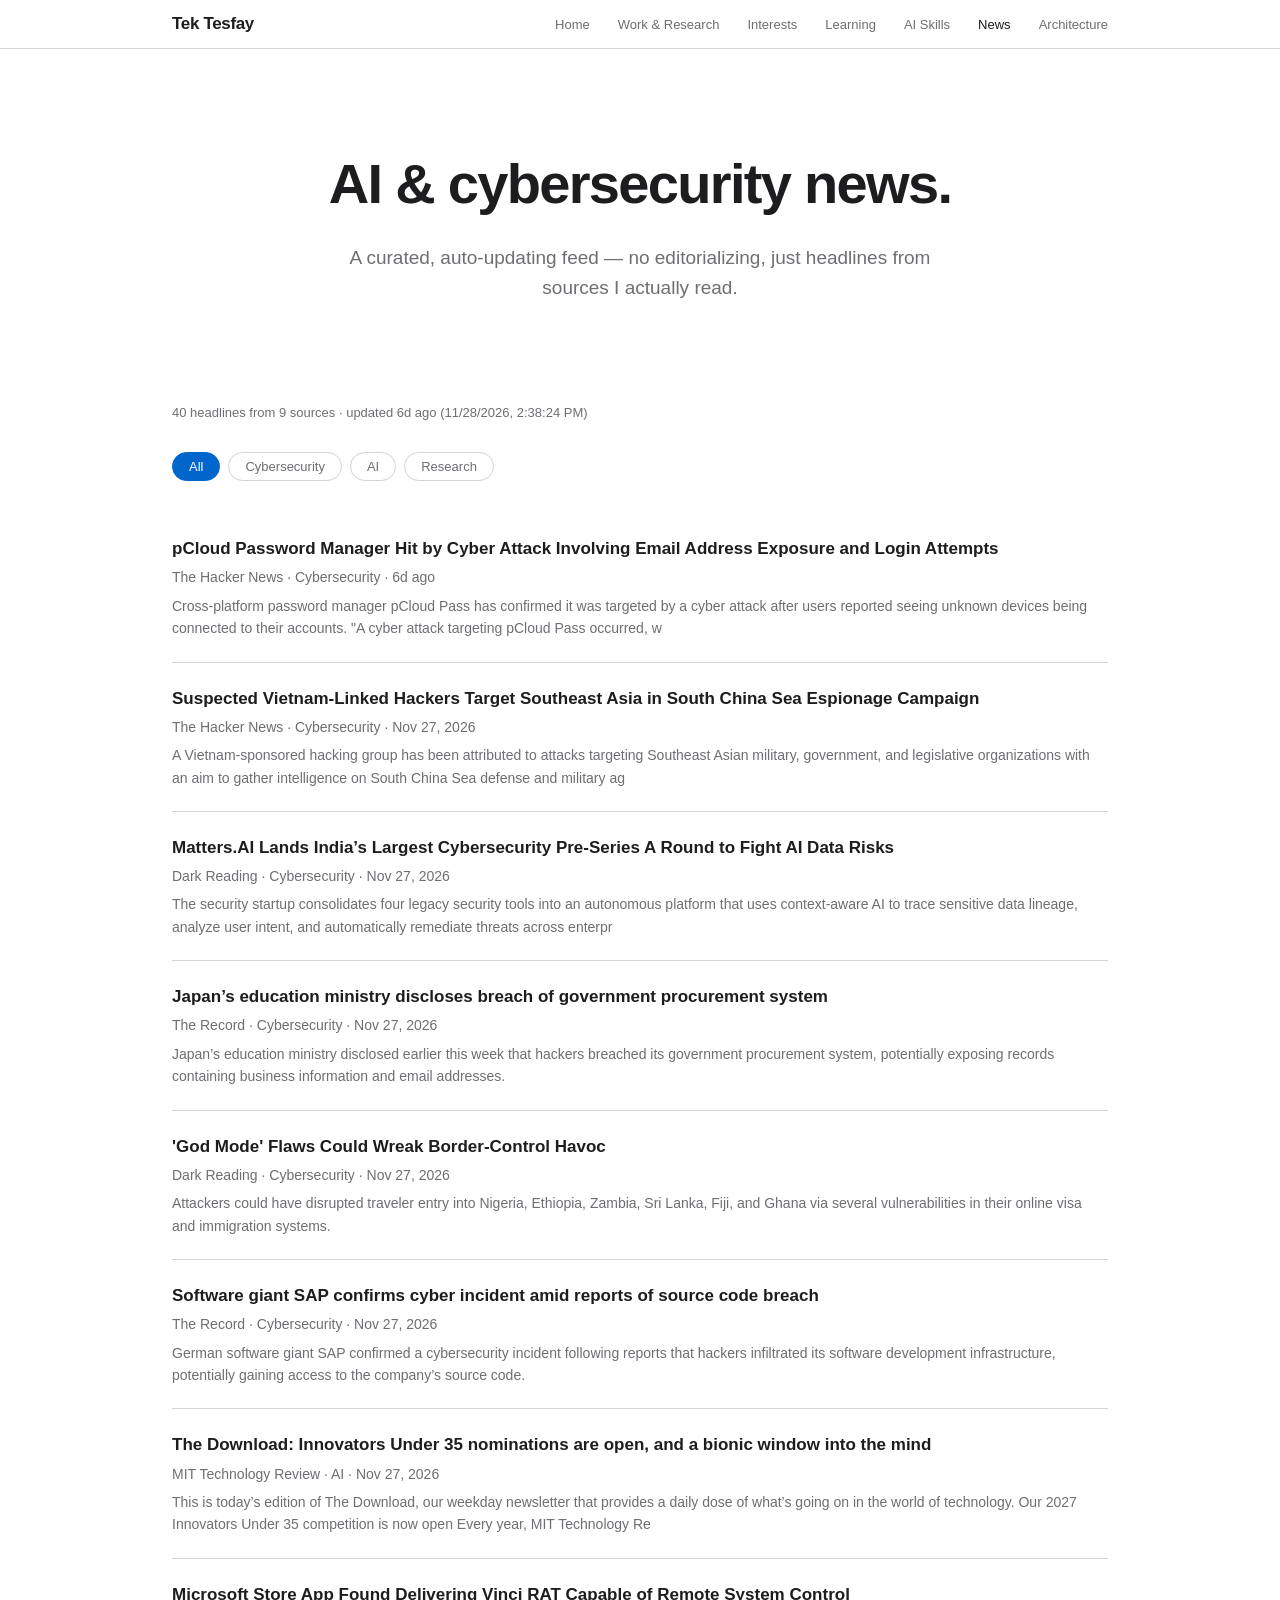
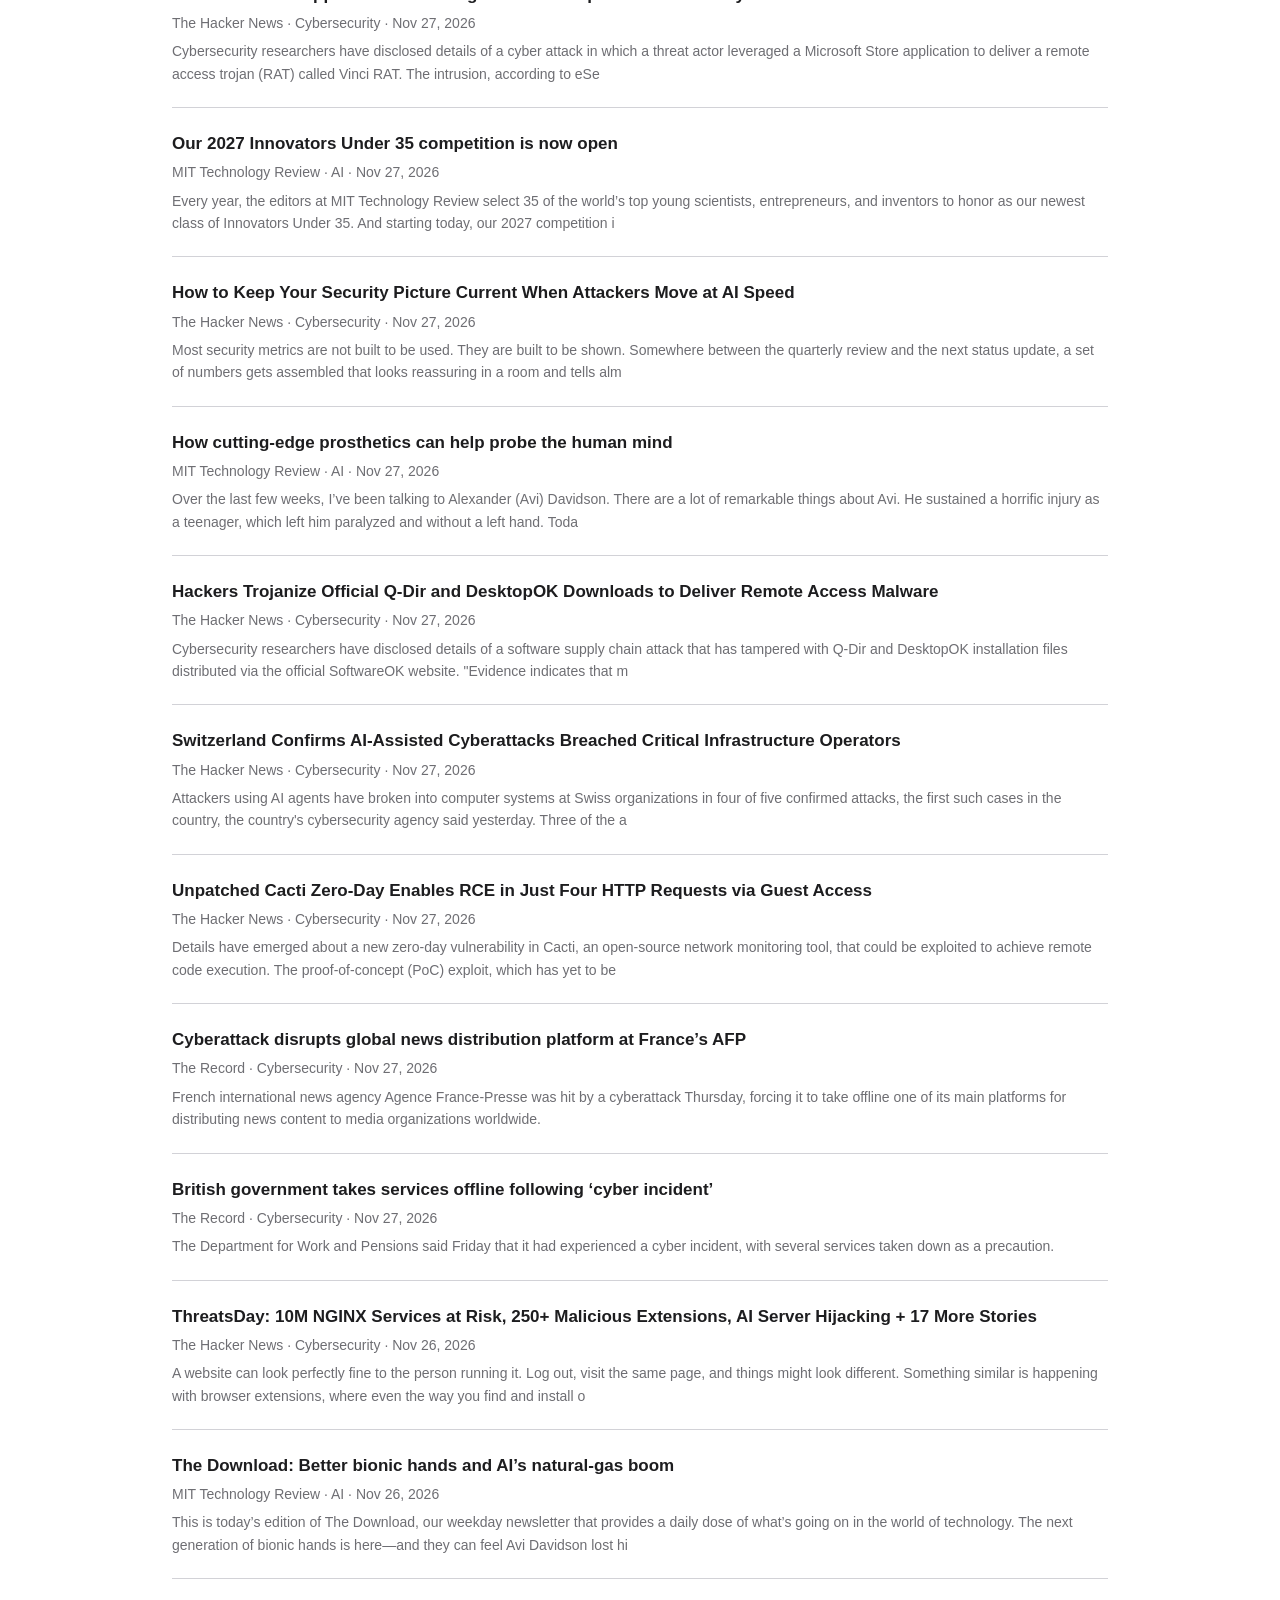
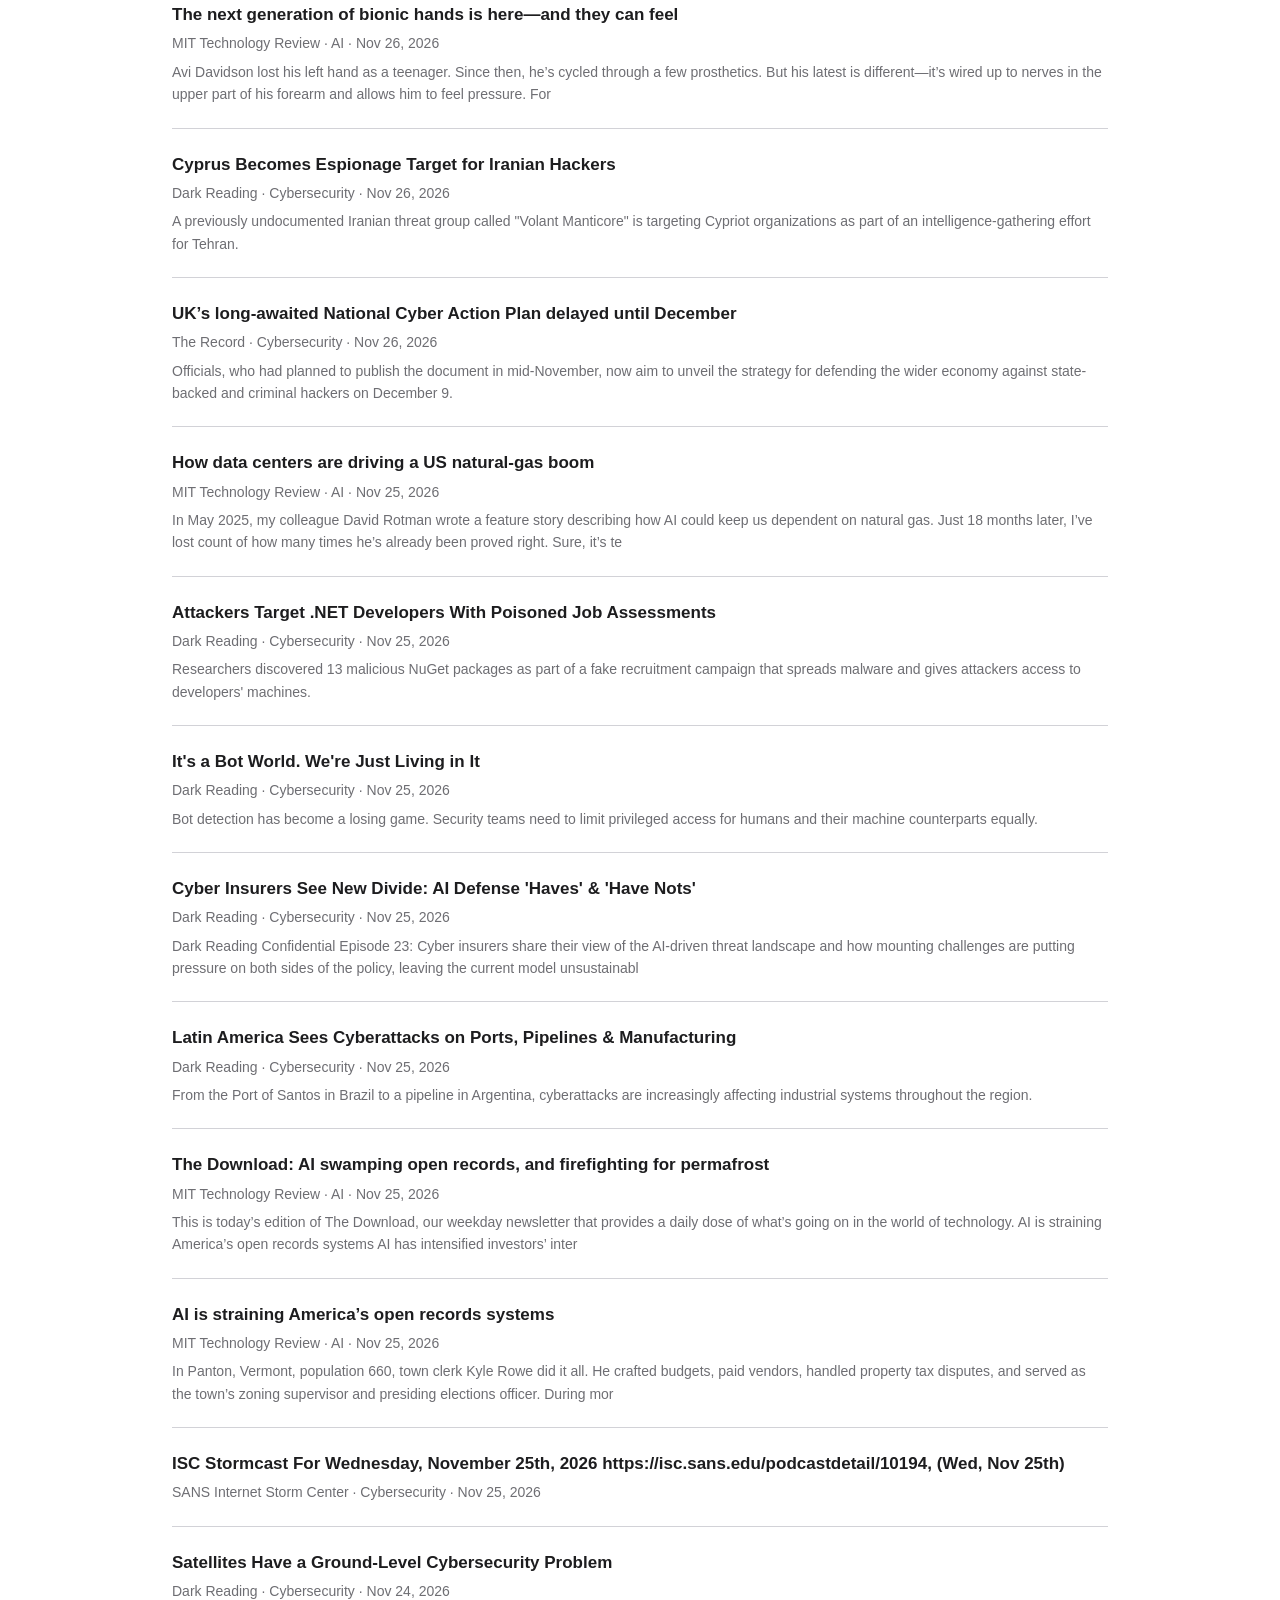
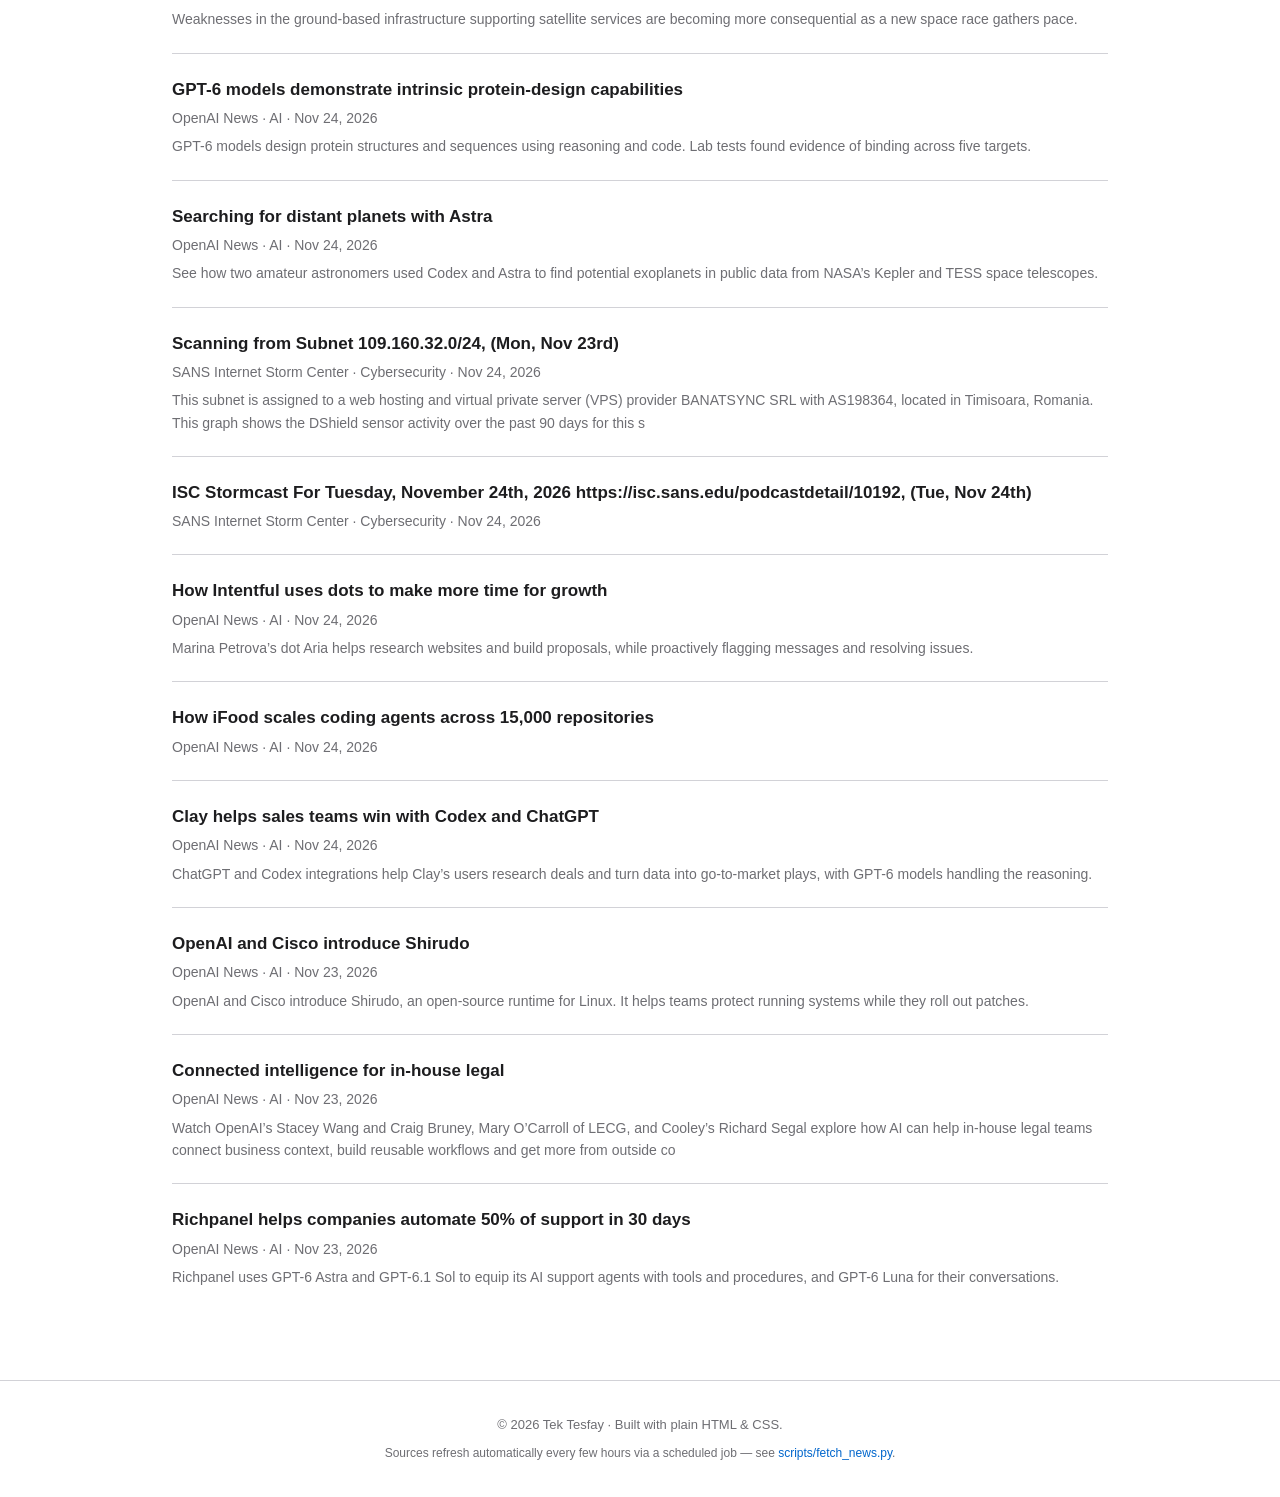
<file: news.html>
<!DOCTYPE html>
<html lang="en">
<head>
  <meta charset="UTF-8" />
  <meta name="viewport" content="width=device-width, initial-scale=1.0" />
  <title>News — Tek Tesfay</title>
  <meta name="description" content="AI and cybersecurity headlines, updated automatically from a curated set of feeds." />
  <link rel="stylesheet" href="css/style.css" />
  <link rel="icon" href="favicon.ico" sizes="any" />
  <link rel="icon" type="image/png" sizes="32x32" href="favicon-32x32.png" />
  <link rel="icon" type="image/png" sizes="16x16" href="favicon-16x16.png" />
  <link rel="apple-touch-icon" sizes="180x180" href="apple-touch-icon.png" />
</head>
<body>

  <nav>
    <div class="nav-inner">
      <a class="nav-name" href="index.html">Tek Tesfay</a>
      <ul class="nav-links">
        <li><a href="index.html">Home</a></li>
        <li><a href="academic.html">Work &amp; Research</a></li>
        <li><a href="interests.html">Interests</a></li>
        <li><a href="learning.html">Learning</a></li>
        <li><a href="ai-skills.html">AI Skills</a></li>
        <li><a href="news.html" class="active">News</a></li>
        <li><a href="architecture.html">Architecture</a></li>
      </ul>
    </div>
  </nav>

  <header class="page-header">
    <h1>AI &amp; cybersecurity news.</h1>
    <p>A curated, auto-updating feed — no editorializing, just headlines from sources I actually read.</p>
  </header>

  <section class="band">
    <div class="section-inner">
      <p class="news-meta" id="news-meta">Loading…</p>

      <div class="filter-row" id="filter-row" hidden>
        <button class="filter-pill active" data-filter="all">All</button>
        <button class="filter-pill" data-filter="cybersecurity">Cybersecurity</button>
        <button class="filter-pill" data-filter="ai">AI</button>
        <button class="filter-pill" data-filter="research">Research</button>
      </div>

      <p class="news-loading" id="news-loading">Fetching the latest headlines…</p>
      <ul class="item-list" id="news-list" hidden></ul>
    </div>
  </section>

  <footer>
    <p>© 2026 Tek Tesfay · Built with plain HTML &amp; CSS.</p>
    <p style="margin-top: 8px; font-size: 12px;">
      Sources refresh automatically every few hours via a scheduled job — see
      <a class="text-link" href="https://github.com/techtesfay/techtesfay.github.io/blob/main/scripts/fetch_news.py" target="_blank" rel="noopener">scripts/fetch_news.py</a>.
    </p>
  </footer>

  <script>
    function timeAgo(iso) {
      if (!iso) return "";
      const d = new Date(iso);
      const diffMs = Date.now() - d.getTime();
      const mins = Math.floor(diffMs / 60000);
      if (mins < 60) return `${mins}m ago`;
      const hours = Math.floor(mins / 60);
      if (hours < 24) return `${hours}h ago`;
      const days = Math.floor(hours / 24);
      if (days < 7) return `${days}d ago`;
      return d.toLocaleDateString(undefined, { month: "short", day: "numeric", year: "numeric" });
    }

    function categoryLabel(cat) {
      return { cybersecurity: "Cybersecurity", ai: "AI", research: "Research" }[cat] || cat;
    }

    fetch("news.json", { cache: "no-store" })
      .then((r) => {
        if (!r.ok) throw new Error("news.json not found");
        return r.json();
      })
      .then((data) => {
        const list = document.getElementById("news-list");
        const loading = document.getElementById("news-loading");
        const meta = document.getElementById("news-meta");
        const filterRow = document.getElementById("filter-row");

        if (!data.items || data.items.length === 0) {
          loading.textContent = "No headlines available right now — check back soon.";
          return;
        }

        const generated = new Date(data.generated_at);
        meta.textContent = `${data.items.length} headlines from ${data.sources.length} sources · updated ${timeAgo(data.generated_at)} (${generated.toLocaleString()})`;

        data.items.forEach((item) => {
          const li = document.createElement("li");
          li.className = "news-item";
          li.dataset.category = item.category;

          const title = document.createElement("div");
          title.className = "item-title";
          const a = document.createElement("a");
          a.href = item.link;
          a.target = "_blank";
          a.rel = "noopener";
          a.textContent = item.title;
          title.appendChild(a);

          const metaLine = document.createElement("div");
          metaLine.className = "item-meta";
          metaLine.textContent = `${item.source} · ${categoryLabel(item.category)} · ${timeAgo(item.published)}`;

          li.appendChild(title);
          li.appendChild(metaLine);

          if (item.summary) {
            const summary = document.createElement("div");
            summary.className = "item-summary";
            summary.textContent = item.summary;
            li.appendChild(summary);
          }

          list.appendChild(li);
        });

        loading.hidden = true;
        list.hidden = false;
        filterRow.hidden = false;

        filterRow.querySelectorAll(".filter-pill").forEach((btn) => {
          btn.addEventListener("click", () => {
            filterRow.querySelectorAll(".filter-pill").forEach((b) => b.classList.remove("active"));
            btn.classList.add("active");
            const filter = btn.dataset.filter;
            list.querySelectorAll(".news-item").forEach((el) => {
              el.hidden = filter !== "all" && el.dataset.category !== filter;
            });
          });
        });
      })
      .catch((err) => {
        document.getElementById("news-loading").textContent =
          "Couldn't load headlines right now. Try refreshing in a bit.";
        console.error(err);
      });
  </script>

</body>
</html>
</file>
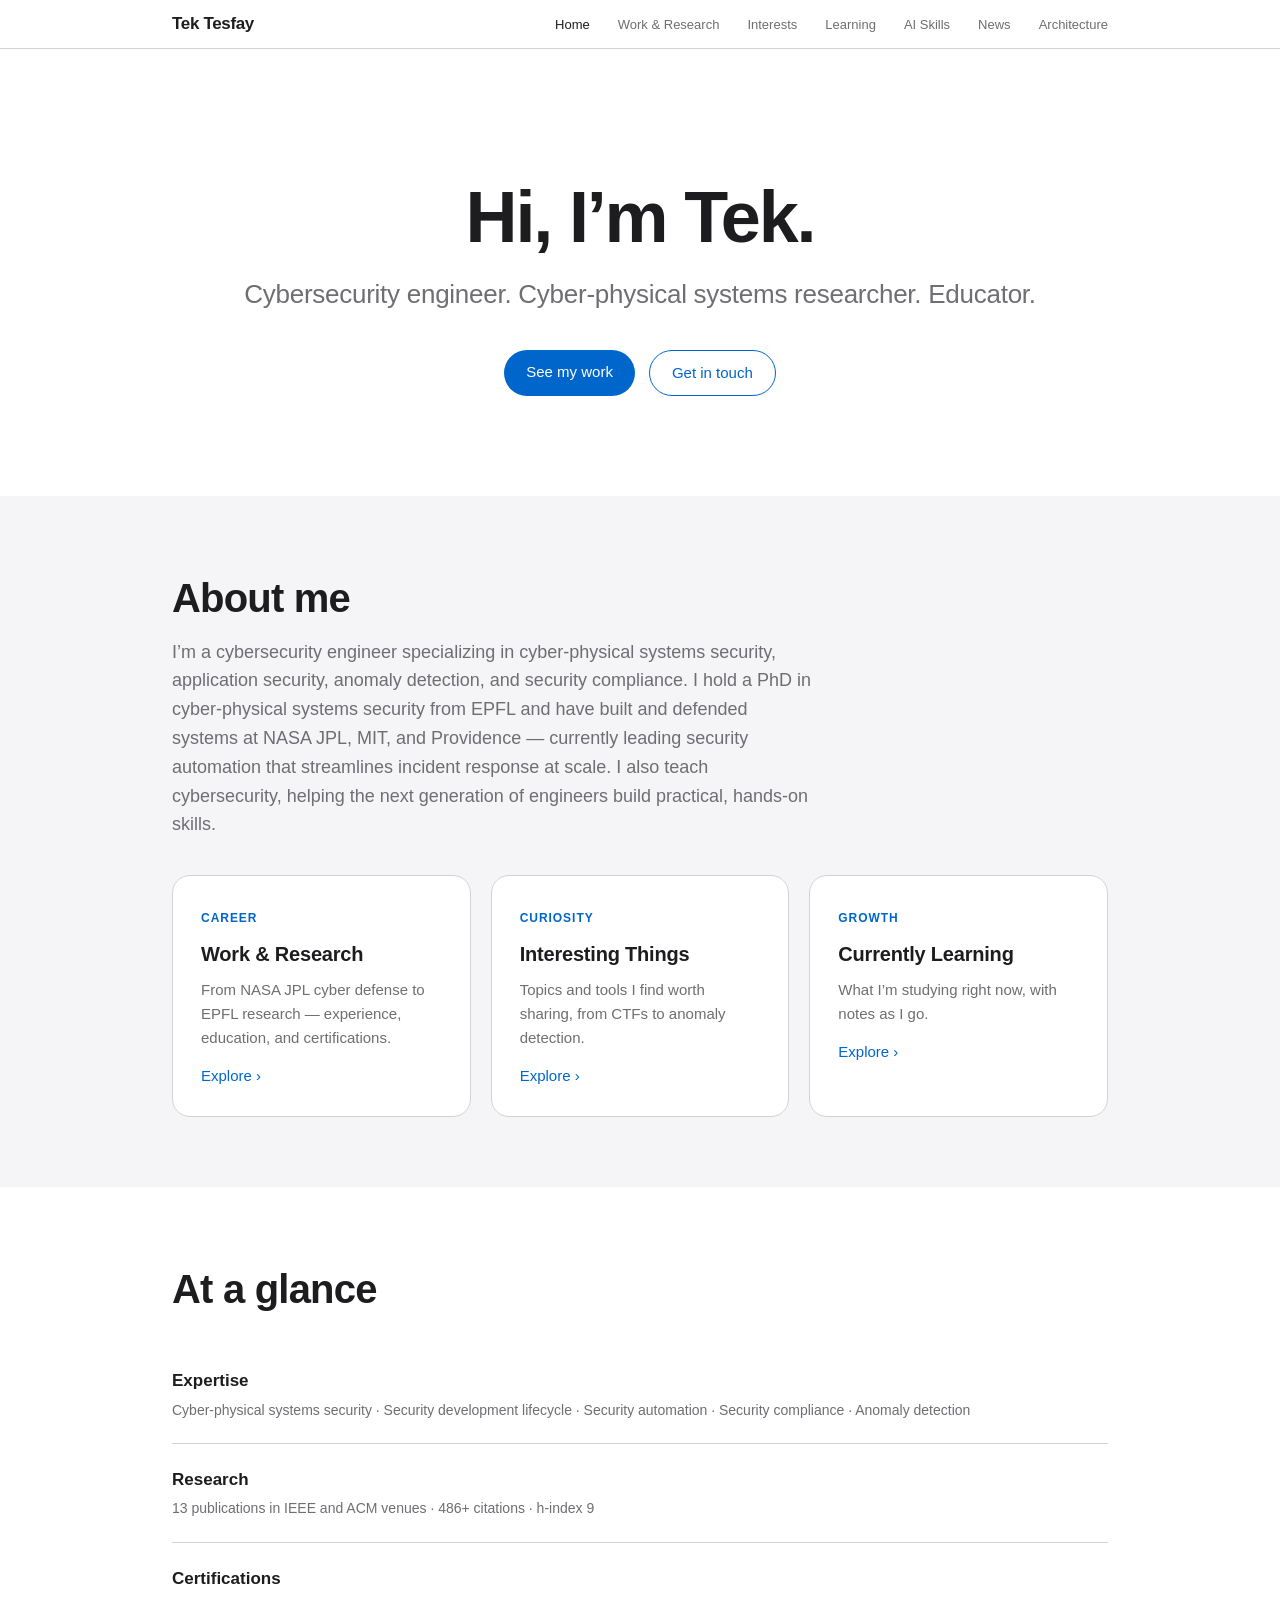
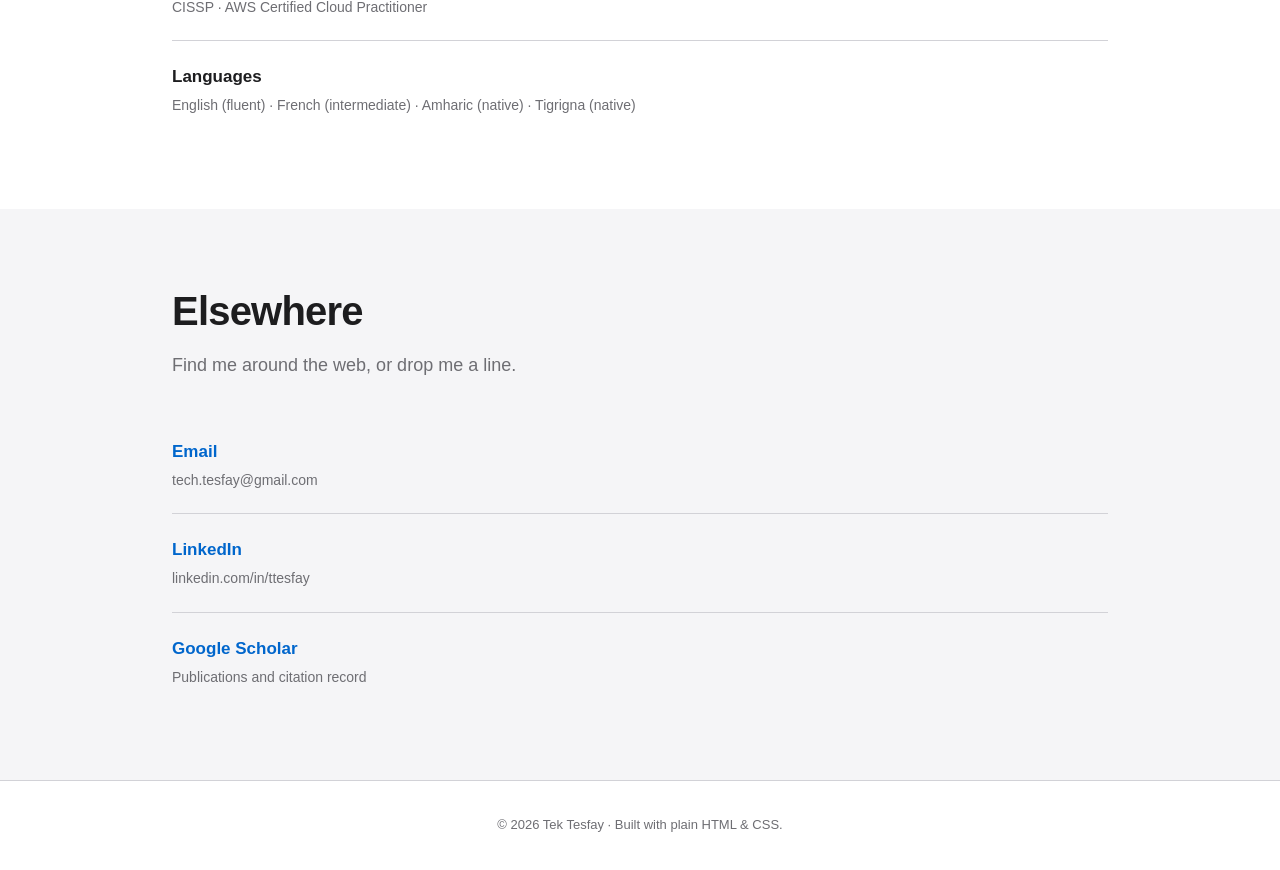
<file: resume.html>
<!DOCTYPE html>
<html lang="en">
<head>
  <meta charset="UTF-8" />
  <!-- The CloudFront/S3 root document points here; send visitors to the real home page. -->
  <meta http-equiv="refresh" content="0; url=/index.html" />
  <link rel="canonical" href="https://lelunar.me/index.html" />
  <title>Tek Tesfay</title>
</head>
<body>
  <p><a href="/index.html">Continue to lelunar.me &rsaquo;</a></p>
</body>
</html>
</file>
<file: css/style.css>
/* ============================================
   Minimalist personal site — Apple-inspired
   Edit the variables below to tweak the look.
   ============================================ */

:root {
  --text: #1d1d1f;
  --text-secondary: #6e6e73;
  --bg: #ffffff;
  --bg-alt: #f5f5f7;
  --accent: #0066cc;
  --border: #d2d2d7;
  --nav-bg: rgba(255, 255, 255, 0.72);
  --card-bg: #ffffff;
  --radius: 18px;
  --max-width: 980px;
}

@media (prefers-color-scheme: dark) {
  :root {
    --text: #f5f5f7;
    --text-secondary: #86868b;
    --bg: #000000;
    --bg-alt: #161617;
    --accent: #2997ff;
    --border: #333336;
    --nav-bg: rgba(22, 22, 23, 0.72);
    --card-bg: #1d1d1f;
  }
}

* {
  margin: 0;
  padding: 0;
  box-sizing: border-box;
}

html {
  scroll-behavior: smooth;
}

body {
  font-family: -apple-system, BlinkMacSystemFont, "SF Pro Text", "Helvetica Neue",
    Helvetica, Arial, sans-serif;
  color: var(--text);
  background: var(--bg);
  line-height: 1.6;
  -webkit-font-smoothing: antialiased;
  text-rendering: optimizeLegibility;
}

/* ---------- Navigation ---------- */

nav {
  position: sticky;
  top: 0;
  z-index: 100;
  background: var(--nav-bg);
  -webkit-backdrop-filter: saturate(180%) blur(20px);
  backdrop-filter: saturate(180%) blur(20px);
  border-bottom: 1px solid var(--border);
}

.nav-inner {
  max-width: var(--max-width);
  margin: 0 auto;
  padding: 0 22px;
  height: 48px;
  display: flex;
  align-items: center;
  justify-content: space-between;
}

.nav-name {
  font-size: 17px;
  font-weight: 600;
  color: var(--text);
  text-decoration: none;
  letter-spacing: -0.02em;
}

.nav-links {
  display: flex;
  gap: 28px;
  list-style: none;
}

.nav-links a {
  font-size: 13px;
  color: var(--text-secondary);
  text-decoration: none;
  transition: color 0.2s ease;
}

.nav-links a:hover,
.nav-links a.active {
  color: var(--text);
}

/* ---------- Hero ---------- */

.hero {
  max-width: var(--max-width);
  margin: 0 auto;
  padding: 130px 22px 100px;
  text-align: center;
}

.hero h1 {
  font-size: clamp(44px, 8vw, 72px);
  font-weight: 700;
  letter-spacing: -0.03em;
  line-height: 1.07;
}

.hero .tagline {
  margin-top: 18px;
  font-size: clamp(19px, 3vw, 26px);
  font-weight: 400;
  color: var(--text-secondary);
  letter-spacing: -0.01em;
}

.hero .actions {
  margin-top: 34px;
  display: flex;
  gap: 14px;
  justify-content: center;
  flex-wrap: wrap;
}

/* ---------- Buttons & links ---------- */

.btn {
  display: inline-block;
  padding: 10px 22px;
  border-radius: 980px;
  font-size: 15px;
  text-decoration: none;
  transition: opacity 0.2s ease;
}

.btn:hover {
  opacity: 0.85;
}

.btn-primary {
  background: var(--accent);
  color: #fff;
}

.btn-secondary {
  color: var(--accent);
  border: 1px solid var(--accent);
}

a.text-link {
  color: var(--accent);
  text-decoration: none;
}

a.text-link:hover {
  text-decoration: underline;
}

/* ---------- Page sections ---------- */

.page-header {
  max-width: var(--max-width);
  margin: 0 auto;
  padding: 90px 22px 30px;
  text-align: center;
}

.page-header h1 {
  font-size: clamp(36px, 6vw, 56px);
  font-weight: 700;
  letter-spacing: -0.03em;
}

.page-header p {
  margin-top: 14px;
  font-size: 19px;
  color: var(--text-secondary);
  max-width: 620px;
  margin-left: auto;
  margin-right: auto;
}

section.band {
  padding: 70px 0;
}

section.band.alt {
  background: var(--bg-alt);
}

.section-inner {
  max-width: var(--max-width);
  margin: 0 auto;
  padding: 0 22px;
}

.section-inner h2 {
  font-size: clamp(28px, 4.5vw, 40px);
  font-weight: 700;
  letter-spacing: -0.02em;
  margin-bottom: 8px;
}

.section-inner > p.lede {
  font-size: 18px;
  color: var(--text-secondary);
  max-width: 640px;
  margin-bottom: 36px;
}

/* ---------- Cards ---------- */

.card-grid {
  display: grid;
  grid-template-columns: repeat(auto-fit, minmax(280px, 1fr));
  gap: 20px;
  margin-top: 32px;
}

.card {
  background: var(--card-bg);
  border: 1px solid var(--border);
  border-radius: var(--radius);
  padding: 28px;
  transition: transform 0.25s ease, box-shadow 0.25s ease;
}

.card:hover {
  transform: translateY(-3px);
  box-shadow: 0 10px 30px rgba(0, 0, 0, 0.08);
}

.card .eyebrow {
  font-size: 12px;
  font-weight: 600;
  text-transform: uppercase;
  letter-spacing: 0.08em;
  color: var(--accent);
}

.card h3 {
  margin-top: 8px;
  font-size: 20px;
  font-weight: 600;
  letter-spacing: -0.01em;
}

.card p {
  margin-top: 8px;
  font-size: 15px;
  color: var(--text-secondary);
}

.card .card-link {
  display: inline-block;
  margin-top: 14px;
  font-size: 15px;
  color: var(--accent);
  text-decoration: none;
}

.card .card-link:hover {
  text-decoration: underline;
}

/* ---------- Simple lists (publications, notes) ---------- */

.item-list {
  list-style: none;
  margin-top: 24px;
}

.item-list li {
  padding: 22px 0;
  border-bottom: 1px solid var(--border);
}

.item-list li:last-child {
  border-bottom: none;
}

.item-list .item-title {
  font-size: 17px;
  font-weight: 600;
}

.item-list .item-meta {
  font-size: 14px;
  color: var(--text-secondary);
  margin-top: 4px;
}

/* ---------- Footer ---------- */

footer {
  border-top: 1px solid var(--border);
  padding: 34px 22px;
  text-align: center;
  font-size: 13px;
  color: var(--text-secondary);
}

footer a {
  color: var(--text-secondary);
}

/* ---------- News page ---------- */

.news-meta {
  font-size: 13px;
  color: var(--text-secondary);
  margin-bottom: 28px;
}

.filter-row {
  display: flex;
  gap: 8px;
  flex-wrap: wrap;
  margin-bottom: 32px;
}

.filter-pill {
  font-size: 13px;
  padding: 6px 16px;
  border-radius: 980px;
  border: 1px solid var(--border);
  background: transparent;
  color: var(--text-secondary);
  cursor: pointer;
  transition: all 0.2s ease;
  font-family: inherit;
}

.filter-pill:hover {
  border-color: var(--accent);
  color: var(--text);
}

.filter-pill.active {
  background: var(--accent);
  border-color: var(--accent);
  color: #fff;
}

.news-item .item-title a {
  color: var(--text);
  text-decoration: none;
}

.news-item .item-title a:hover {
  color: var(--accent);
}

.news-item .item-summary {
  font-size: 14px;
  color: var(--text-secondary);
  margin-top: 6px;
}

.news-item[hidden] {
  display: none;
}

.news-empty,
.news-loading {
  color: var(--text-secondary);
  font-size: 15px;
  padding: 20px 0;
}

/* ---------- AI Skills feed ---------- */

.subscribe-box {
  display: flex;
  align-items: center;
  justify-content: space-between;
  gap: 20px;
  flex-wrap: wrap;
  background: var(--card-bg);
  border: 1px solid var(--border);
  border-radius: var(--radius);
  padding: 28px 32px;
}

.subscribe-box h2 {
  font-size: 22px;
  font-weight: 700;
  letter-spacing: -0.01em;
}

.subscribe-box p {
  margin-top: 4px;
  font-size: 15px;
  color: var(--text-secondary);
}

.subscribe-box .btn {
  white-space: nowrap;
}

.post-card {
  background: linear-gradient(165deg, var(--card-bg) 0%, var(--bg-alt) 100%);
  border: 1px solid var(--border);
  border-left: 3px solid var(--accent);
  border-radius: 20px;
  padding: 30px 34px;
  margin-bottom: 22px;
  box-shadow: 0 1px 2px rgba(0, 0, 0, 0.04), 0 10px 28px rgba(0, 0, 0, 0.06);
  transition: transform 0.25s ease, box-shadow 0.25s ease;
}

.post-card:hover {
  transform: translateY(-3px);
  box-shadow: 0 2px 6px rgba(0, 0, 0, 0.06), 0 18px 36px rgba(0, 0, 0, 0.1);
}

.post-meta {
  display: flex;
  align-items: center;
  gap: 12px;
  margin-bottom: 10px;
}

.day-badge {
  font-size: 12px;
  font-weight: 600;
  text-transform: uppercase;
  letter-spacing: 0.06em;
  color: var(--accent);
  background: color-mix(in srgb, var(--accent) 14%, transparent);
  border-radius: 980px;
  padding: 4px 12px;
}

.post-title {
  font-size: 22px;
  font-weight: 700;
  letter-spacing: -0.01em;
  margin-bottom: 12px;
}

.post-body p {
  font-size: 16px;
  margin-bottom: 14px;
}

.post-body p:last-child {
  margin-bottom: 0;
}

.post-footer {
  margin-top: 20px;
  display: flex;
  align-items: center;
  justify-content: space-between;
  gap: 16px;
  flex-wrap: wrap;
}

.post-tags {
  display: flex;
  gap: 8px;
  flex-wrap: wrap;
}

.post-tags .filter-pill {
  cursor: default;
  pointer-events: none;
}

.copy-btn {
  font-family: inherit;
  cursor: pointer;
  font-size: 14px;
  padding: 8px 18px;
}

.copy-btn:disabled {
  opacity: 0.7;
  cursor: default;
}

/* ---------- Architecture tutorial ---------- */

.flow {
  position: relative;
  margin-top: 32px;
}

.flow::before {
  content: "";
  position: absolute;
  left: 17px;
  top: 6px;
  bottom: 6px;
  width: 1px;
  background: var(--border);
}

.flow-step {
  position: relative;
  display: flex;
  gap: 22px;
  padding-bottom: 36px;
}

.flow-step:last-child {
  padding-bottom: 0;
}

.flow-num {
  flex: none;
  width: 36px;
  height: 36px;
  border-radius: 50%;
  border: 1px solid var(--border);
  background: var(--bg);
  display: flex;
  align-items: center;
  justify-content: center;
  font-size: 14px;
  font-weight: 600;
  color: var(--text-secondary);
  position: relative;
  z-index: 1;
}

.flow-tag {
  display: block;
  font-size: 12px;
  font-weight: 600;
  text-transform: uppercase;
  letter-spacing: 0.08em;
  color: var(--accent);
  margin-bottom: 4px;
}

.flow-body h3 {
  font-size: 18px;
  font-weight: 600;
  letter-spacing: -0.01em;
}

.flow-body p {
  margin-top: 8px;
  font-size: 15px;
  color: var(--text-secondary);
}

.flow-body p strong {
  color: var(--text);
}

.note-box {
  border-left: 3px solid var(--accent);
  background: var(--bg-alt);
  border-radius: 0 var(--radius) var(--radius) 0;
  padding: 18px 22px;
  margin-top: 36px;
}

.note-box p {
  font-size: 15px;
  color: var(--text-secondary);
}

.note-box p strong {
  color: var(--text);
}

.note-box .flow-tag {
  margin-bottom: 6px;
}

.diagram-fig {
  margin: 28px 0 8px;
  overflow-x: auto;
  border: 1px solid var(--border);
  border-radius: var(--radius);
  padding: 20px;
  background: var(--bg);
}

.diagram-fig img {
  display: block;
  min-width: 480px;
  margin: 0 auto;
}

.diagram-fig img.dark {
  display: none;
}

@media (prefers-color-scheme: dark) {
  .diagram-fig img.light {
    display: none;
  }
  .diagram-fig img.dark {
    display: block;
  }
}

/* ---------- Small screens ---------- */

@media (max-width: 600px) {
  .nav-links {
    gap: 16px;
  }
  .hero {
    padding: 90px 22px 70px;
  }
  .subscribe-box {
    flex-direction: column;
    align-items: flex-start;
  }
  .post-card {
    padding: 24px 20px;
  }
  .flow-step {
    gap: 14px;
  }
}
</file>
